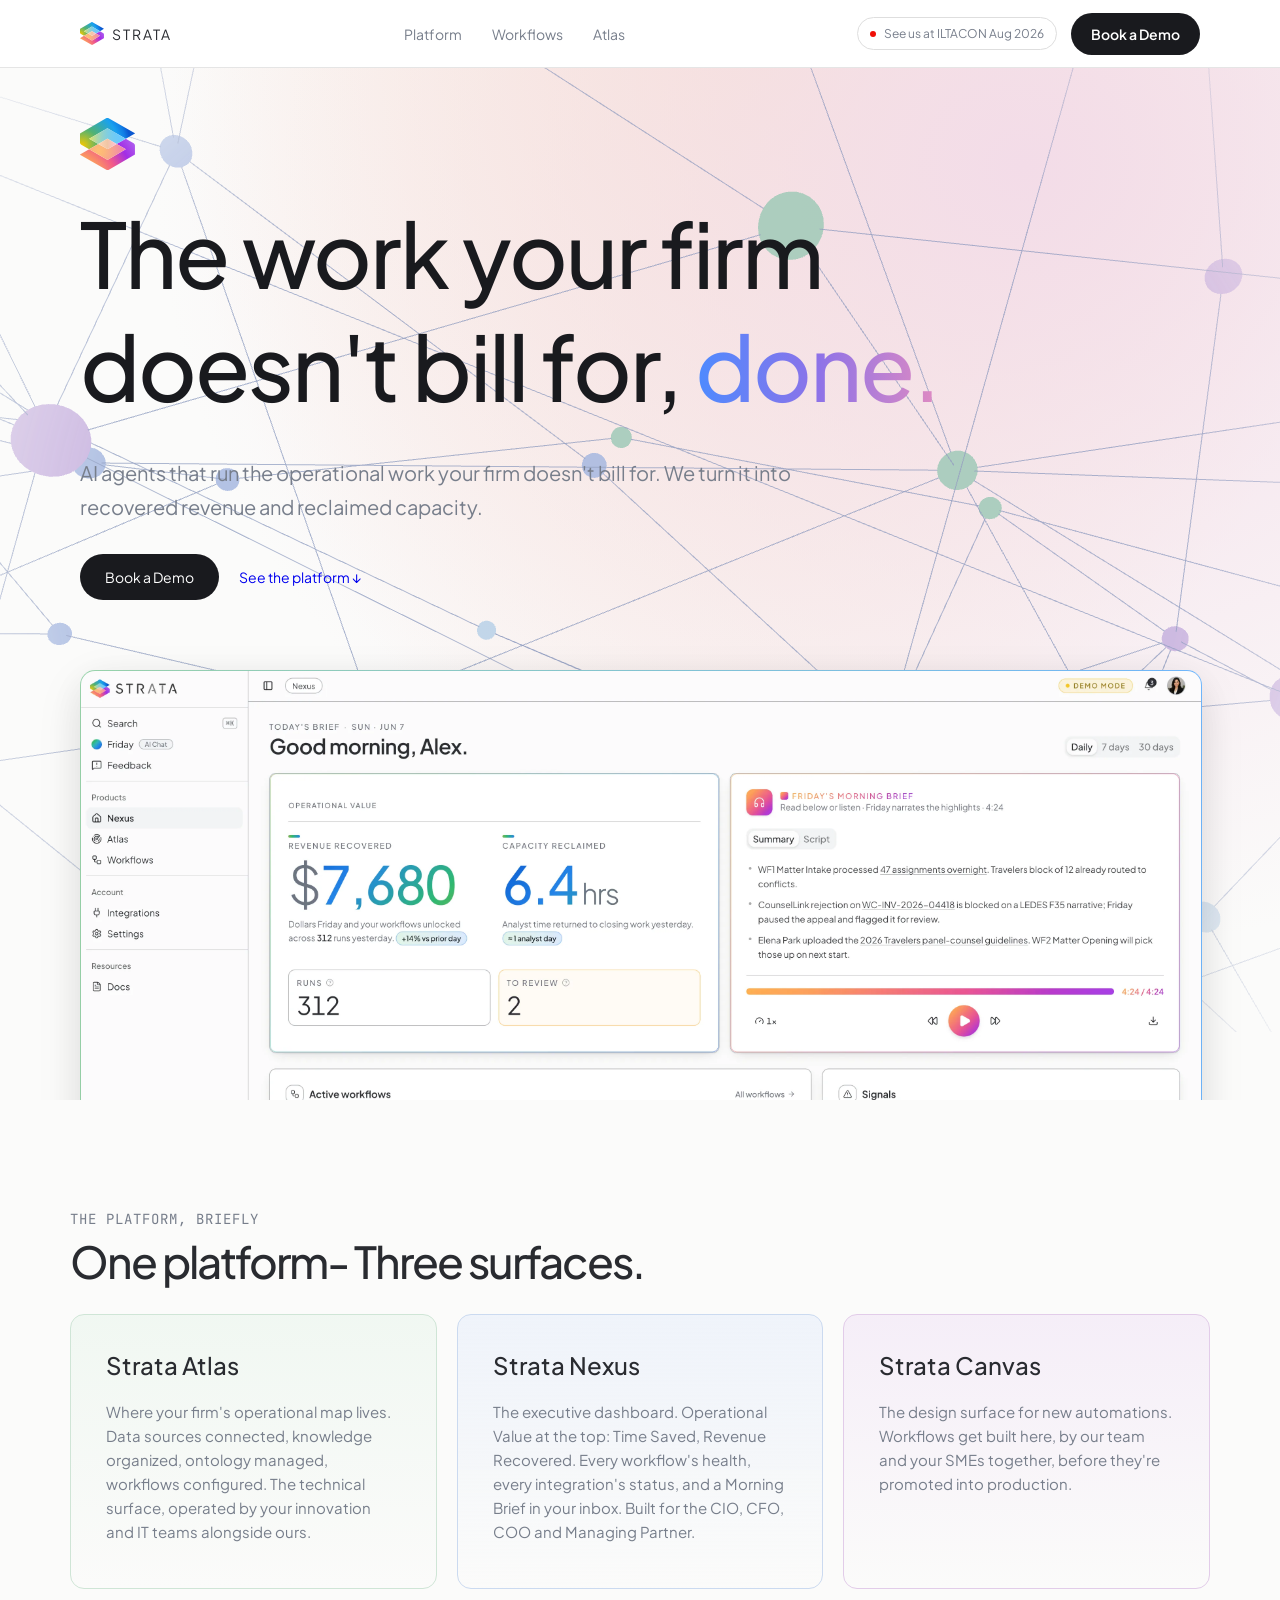
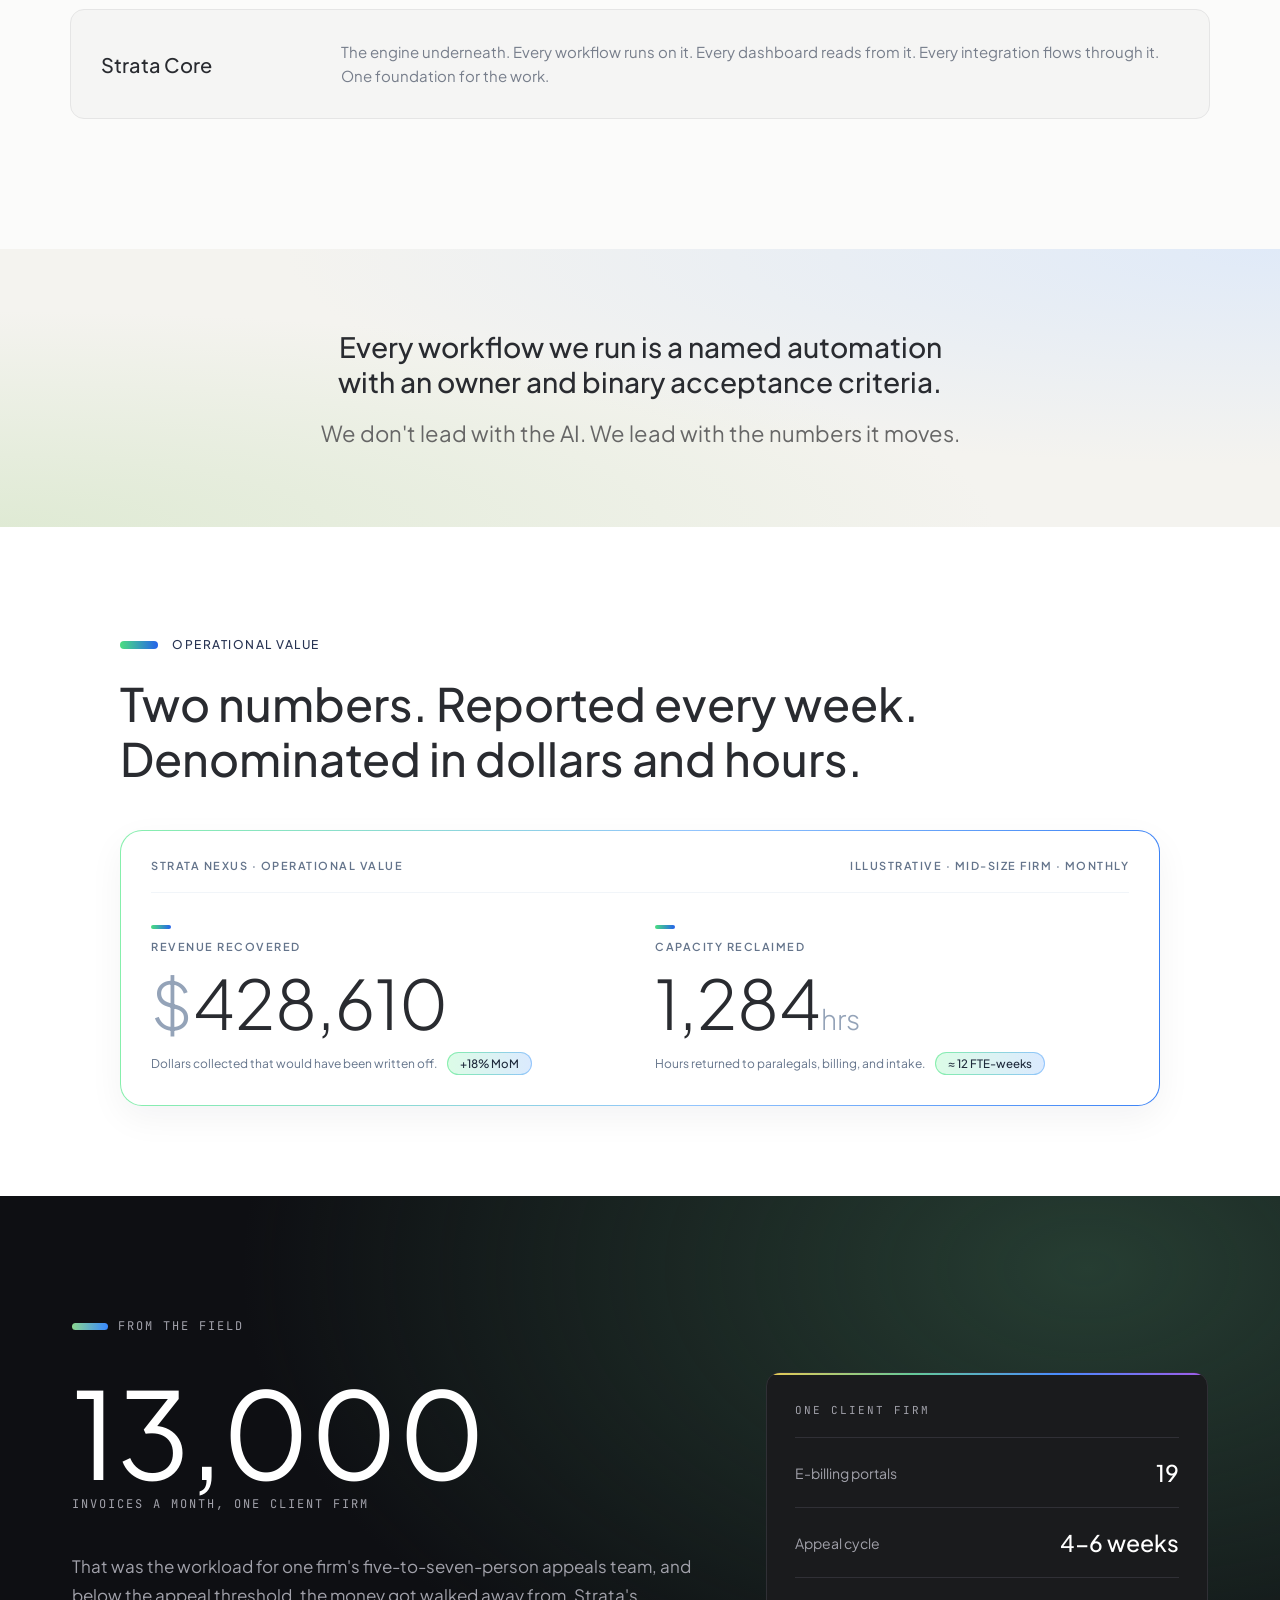
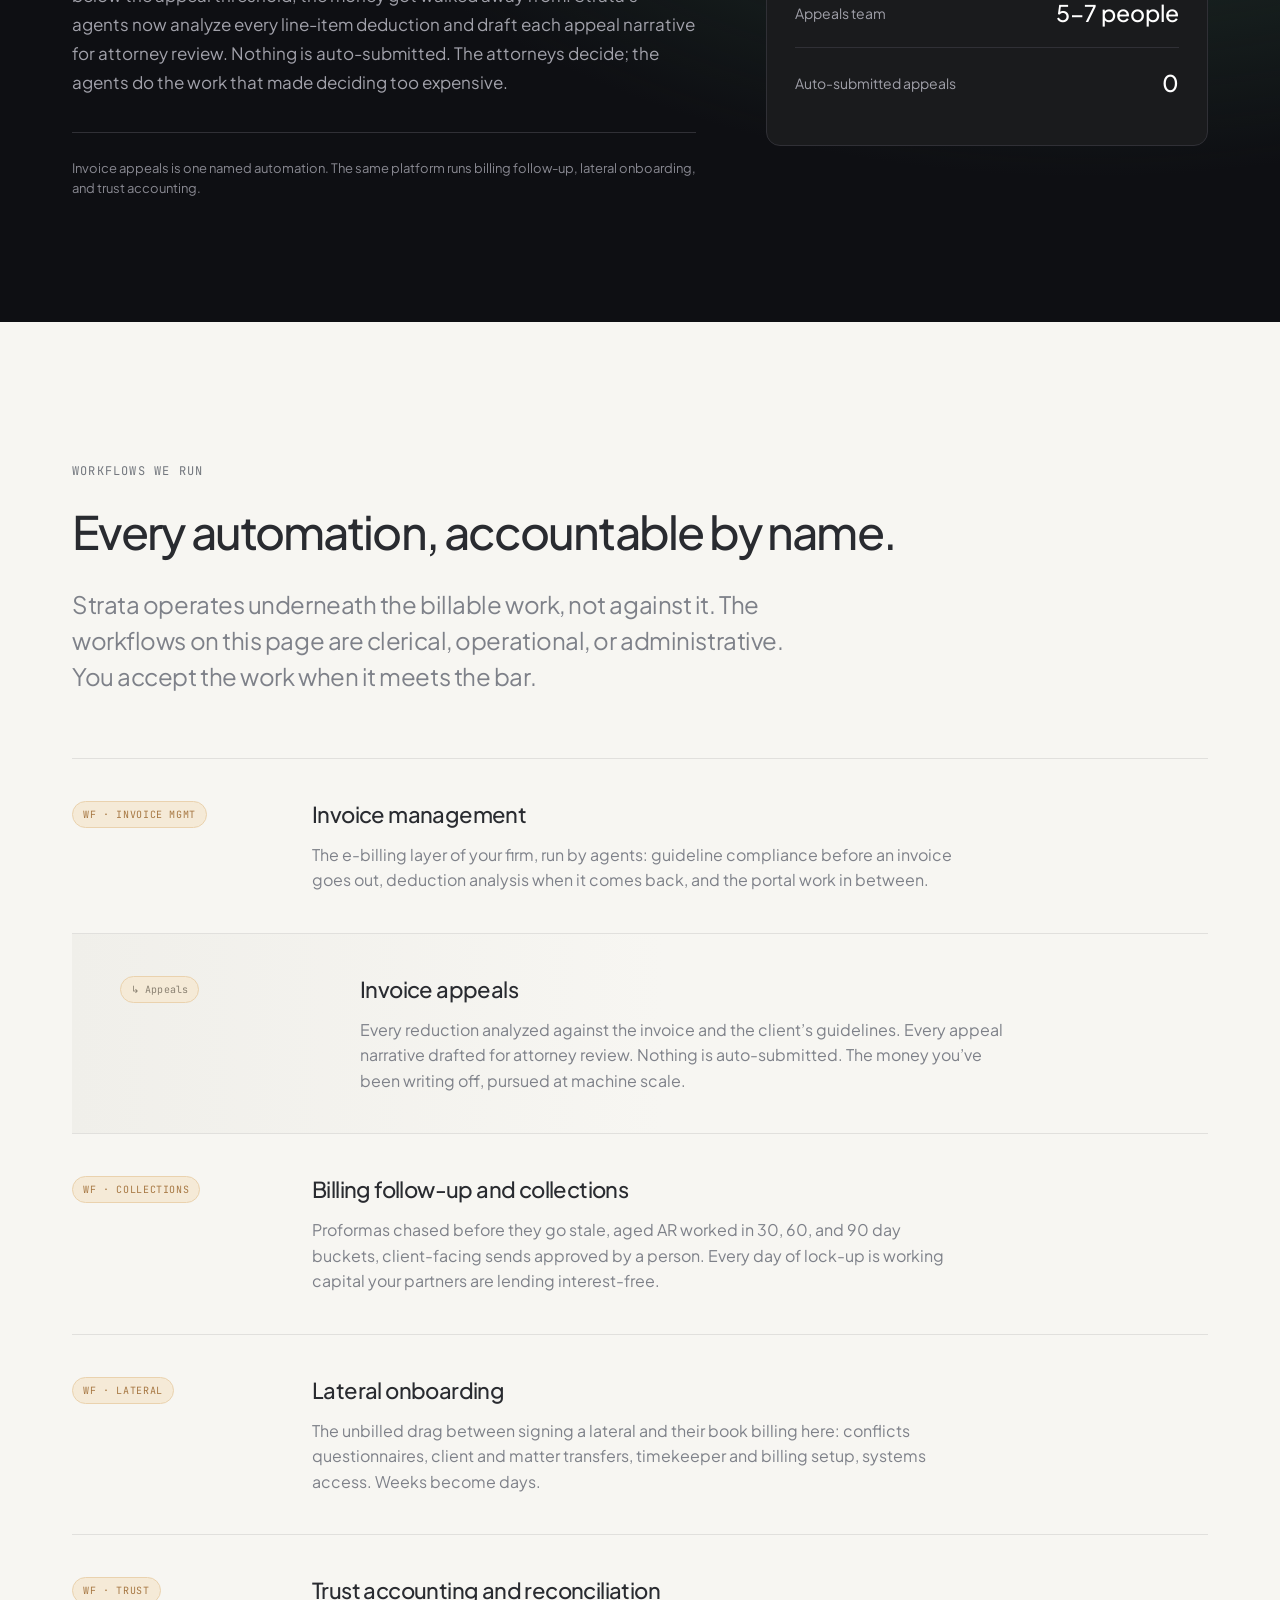
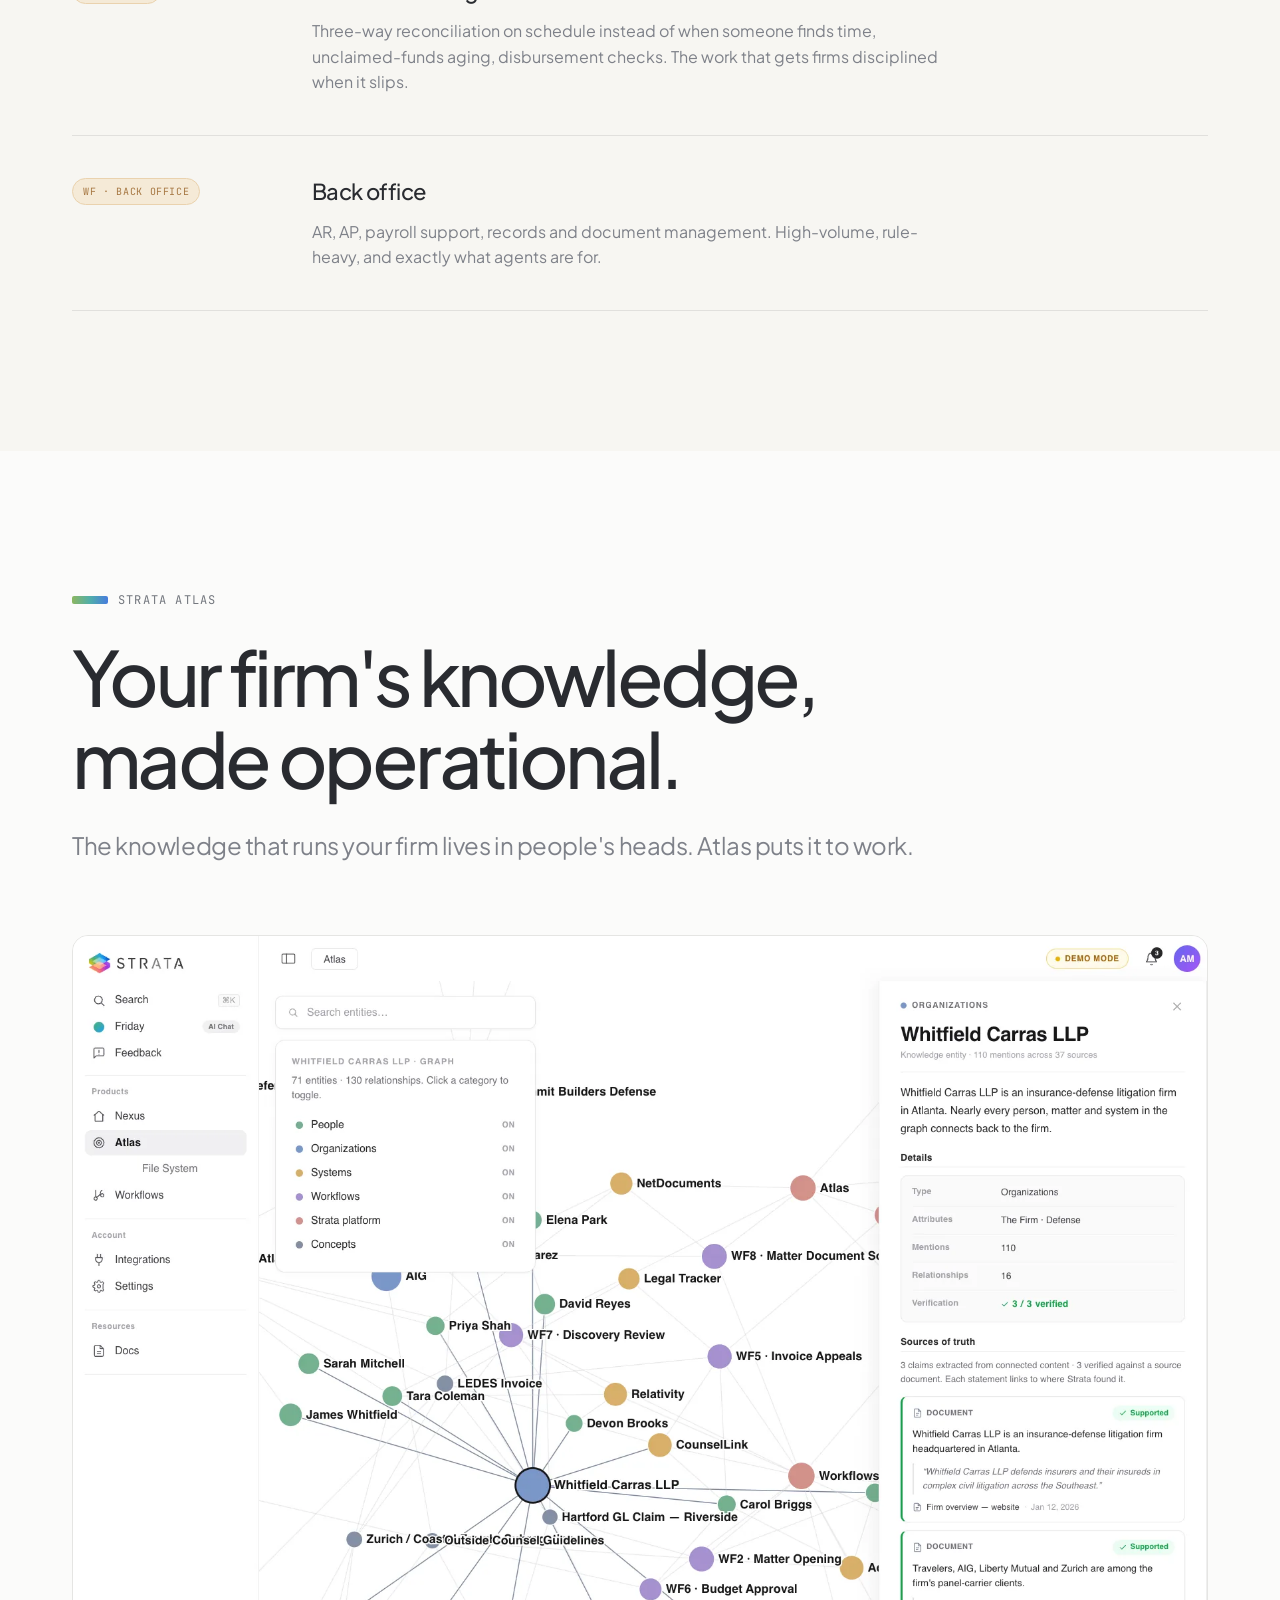
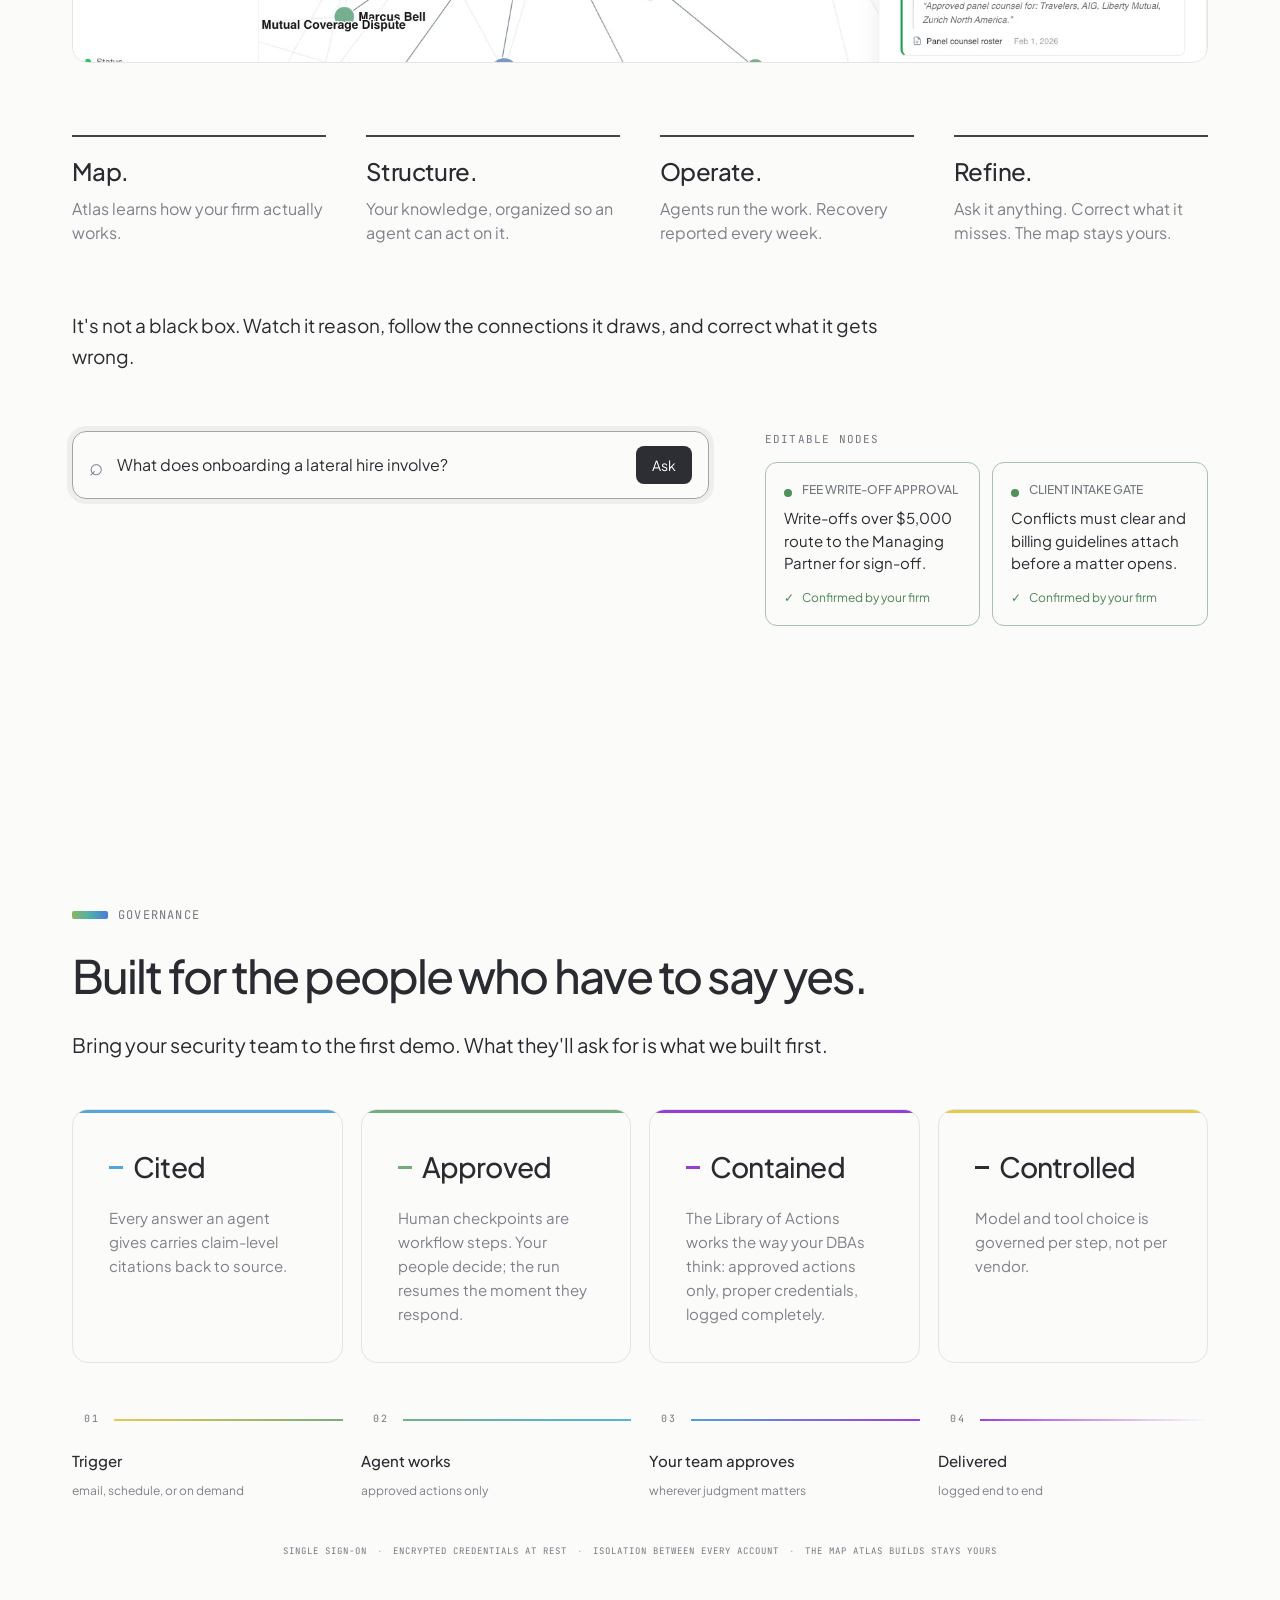
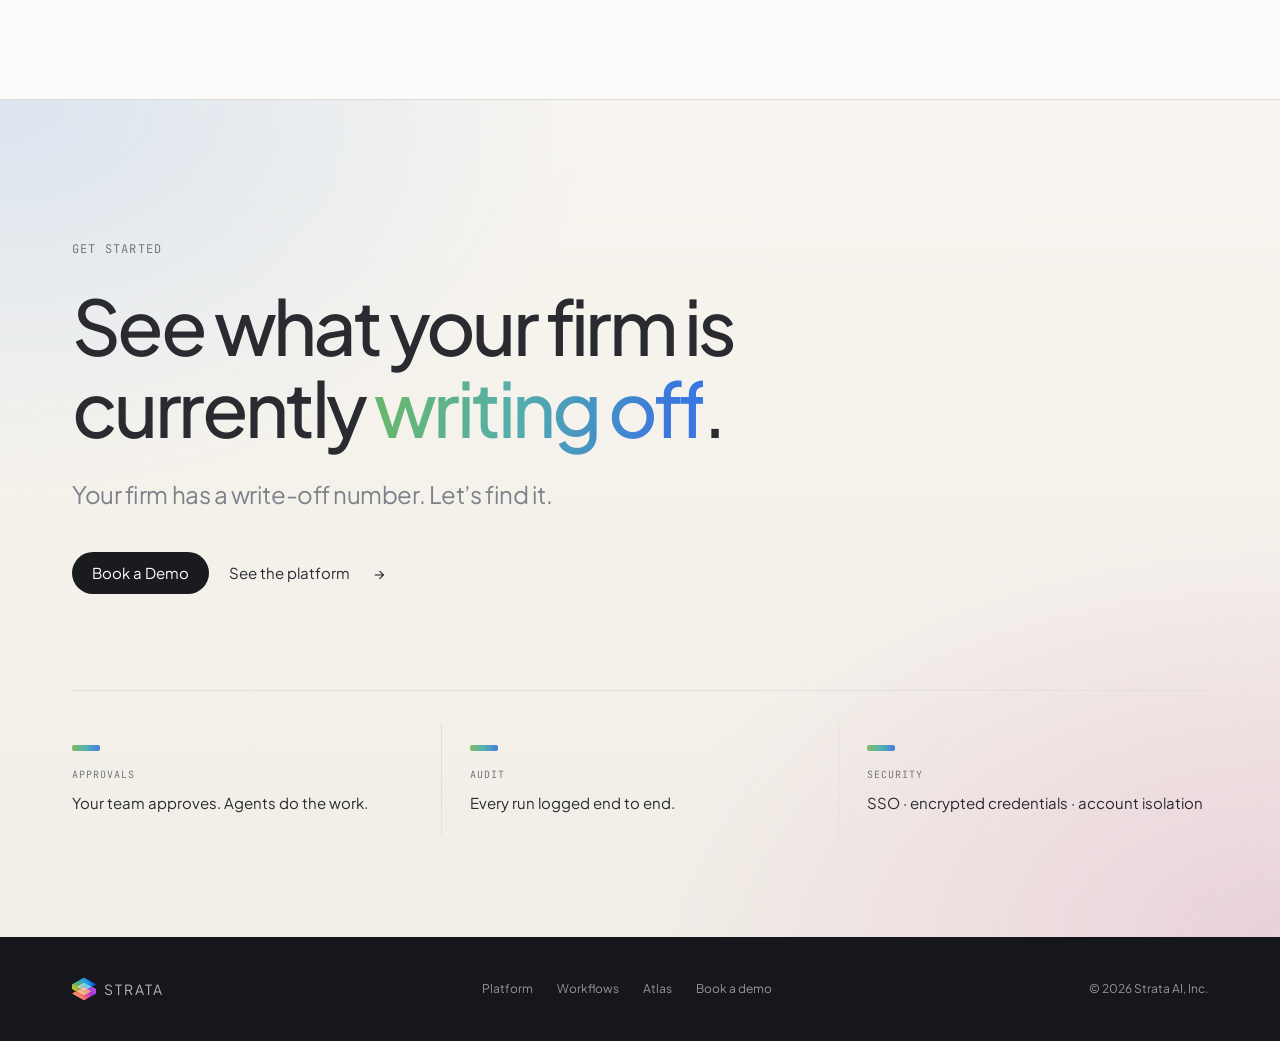
<file: index.html>
<!DOCTYPE html>
<html xmlns="http://www.w3.org/1999/xhtml" lang="en">

<head>
  <meta charset="UTF-8">
  <meta name="viewport" content="width=device-width, initial-scale=1">
  <title>Strata — Exercici004</title>
  <link rel="icon" href="exerciciStrata/assets/img/strata-icon.svg" type="image/svg+xml">
  <link rel="stylesheet" href="exerciciStrata/assets/fonts/fonts.css">
  <link rel="stylesheet" href="estils.css">
  <script defer src="exerciciStrata/assets/js/vendor/three.min.js"></script>
  <script defer src="exerciciStrata/assets/js/vendor/3d-force-graph.min.js"></script>
  <script defer src="exerciciStrata/assets/js/hero-graph.js"></script>
</head>

<body>
  <header class="navbar">
    <a href="#home" class="nav-logo">
      <img src="exerciciStrata/assets/img/strata-icon.svg" alt="Strata icon" class="logo" width="30" height="50">
      <span>STRATA</span>
    </a>
    <nav class="nav-links">
      <a href="#platform">Platform</a>
      <a href="#workflows">Workflows</a>
      <a href="#atlas">Atlas</a>
    </nav>
    <div class="nav-search">
      <p class="navbar-text">See us at ILTACON Aug 2026</p>
      <a class="navbar-text" href="#get-started">Book a Demo</a>
    </div>
  </header>
  <main>
    <section class="hero" id="home">
      <div class="container">
        <div class="hero-logo">
          <img src="exerciciStrata/assets/img/strata-icon.svg" alt="Strata icon">
        </div>
        <h1 class="hero-title">
          The work your firm
          <br>
          doesn't bill for,
          <span class="text-gradient">done.</span>
        </h1>
        <p class="hero-description">
          AI agents that run the operational work your firm
          doesn't bill for. We turn it into recovered revenue
          and reclaimed capacity.
        </p>
        <div class="hero-buttons">

          <a href="#get-started" class="hero-demo">
            Book a Demo
          </a>
          <a href="#platform" class="hero-platform">
            See the platform ↓
          </a>
        </div>
        <div class="hero-image">
          <img src="exerciciStrata/assets/img/nexus-screenshot.webp" alt="Strata Nexus platform" width="300">
        </div>
      </div>
    </section>
    <section class="platform" id="platform">
      <div class="container">
        <p class="platform-label">THE PLATFORM, BRIEFLY</p>
        <h2 class="platform-title">One platform- Three surfaces.</h2>
        <div class="platform-cards">
          <article class="platform-card atlas">
            <h3>Strata Atlas</h3>
            <p>
              Where your firm's operational map lives.
              Data sources connected, knowledge organized,
              ontology managed, workflows configured.
              The technical surface, operated by your
              innovation and IT teams alongside ours.
            </p>
          </article>
          <article class="platform-card nexus">
            <h3>Strata Nexus</h3>
            <p>
              The executive dashboard. Operational Value
              at the top: Time Saved, Revenue Recovered.
              Every workflow's health, every integration's
              status, and a Morning Brief in your inbox.
              Built for the CIO, CFO, COO and Managing Partner.
            </p>
          </article>
          <article class="platform-card canvas">
            <h3>Strata Canvas</h3>
            <p>
              The design surface for new automations.
              Workflows get built here, by our team
              and your SMEs together, before they're
              promoted into production.
            </p>
          </article>
        </div>
        <div class="platform-core">
          <h3>Strata Core</h3>
          <p>
            The engine underneath. Every workflow runs on it.
            Every dashboard reads from it.
            Every integration flows through it.
            One foundation for the work.
          </p>
        </div>
      </div>
    </section>
    <section class="message">
      <div class="container">
        <h2>
          Every workflow we run is a named automation<br>
          with an owner and binary acceptance criteria.
        </h2>
        <p>
          We don't lead with the AI.
          We lead with the numbers it moves.
        </p>
      </div>
    </section>
    <section class="operational-value" id="operational-value">
      <div class="container">
        <div class="operational-header">
          <span class="gradient-bar"></span>
          <p class="operational-label">OPERATIONAL VALUE</p>
        </div>
        <h2 class="operational-title">
          Two numbers. Reported every week.<br>
          Denominated in dollars and hours.
        </h2>
        <div class="operational-panel">
          <div class="panel-top">
            <span>STRATA NEXUS · OPERATIONAL VALUE</span>
            <span>ILLUSTRATIVE · MID-SIZE FIRM · MONTHLY</span>
          </div>
          <div class="panel-metrics">
            <div class="metric-box">
              <span class="gradient-bar-small"></span>
              <p class="metric-label">REVENUE RECOVERED</p>
              <p class="metric-number">
                <span class="metric-symbol">$</span>428,610
              </p>
              <div class="metric-footer">
                <p class="metric-description">
                  Dollars collected that would have been written off.
                </p>
                <span class="metric-badge">+18% MoM</span>
              </div>
            </div>
            <div class="metric-box">
              <span class="gradient-bar-small"></span>
              <p class="metric-label">CAPACITY RECLAIMED</p>
              <p class="metric-number">
                1,284<span class="metric-unit">hrs</span>
              </p>
              <div class="metric-footer">
                <p class="metric-description">
                  Hours returned to paralegals, billing, and intake.
                </p>
                <span class="metric-badge">≈ 12 FTE-weeks</span>
              </div>
            </div>
          </div>
        </div>
      </div>
    </section>
    <section class="from-field">
      <div class="container">
        <div class="field-content">
          <div class="field-header">
            <span class="field-gradient"></span>
            <p>FROM THE FIELD</p>
          </div>
          <h2 class="field-number">13,000</h2>
          <p class="field-subtitle">INVOICES A MONTH, ONE CLIENT FIRM</p>
          <p class="field-description">
            That was the workload for one firm's five-to-seven-person
            appeals team, and below the appeal threshold, the money
            got walked away from. Strata's agents now analyze every
            line-item deduction and draft each appeal narrative for
            attorney review. Nothing is auto-submitted. The attorneys
            decide; the agents do the work that made deciding too expensive.
          </p>
          <p class="field-footer">
            Invoice appeals is one named automation. The same platform
            runs billing follow-up, lateral onboarding, and trust accounting.
          </p>
        </div>
        <div class="field-card">
          <div class="field-card-gradient"></div>
          <div class="field-card-content">
            <p class="field-card-title">ONE CLIENT FIRM</p>

            <div class="field-row">
              <span>E-billing portals</span>
              <strong>19</strong>
            </div>
            <div class="field-row">
              <span>Appeal cycle</span>
              <strong>4-6 weeks</strong>
            </div>
            <div class="field-row">
              <span>Appeals team</span>
              <strong>5-7 people</strong>
            </div>
            <div class="field-row">
              <span>Auto-submitted appeals</span>
              <strong>0</strong>
            </div>
          </div>
        </div>
      </div>
    </section>

    <section class="workflows" id="workflows" aria-labelledby="workflows-title">
      <div class="container">
        <header class="section-heading">
          <p class="eyebrow">Workflows we run</p>
          <h2 id="workflows-title">Every automation, accountable by name.</h2>
          <p class="intro workflows-intro">Strata operates underneath the billable work, not against it. The workflows
            on this page are clerical, operational, or administrative. You accept the work when it meets the bar.</p>
        </header>
        <ul class="workflow-list">
          <li class="workflow">
            <div class="workflow-label">
              <span class="badge">WF · INVOICE MGMT</span>
            </div>
            <div class="workflow-copy">
              <h3><a href="#get-started">Invoice management<span class="arrow" aria-hidden="true">→</span></a></h3>
              <p>The e-billing layer of your firm, run by agents: guideline compliance before an invoice goes out,
                deduction analysis when it comes back, and the portal work in between.</p>
            </div>
          </li>
          <li class="workflow workflow-child">
            <div class="workflow-label"><span class="badge badge-child"><span aria-hidden="true">↳ </span>Appeals</span>
            </div>
            <div class="workflow-copy">
              <h3><a href="#get-started">Invoice appeals<span class="arrow" aria-hidden="true">→</span></a></h3>
              <p>Every reduction analyzed against the invoice and the client’s guidelines. Every appeal narrative
                drafted for attorney review. Nothing is auto-submitted. The money you’ve been writing off, pursued at
                machine scale.</p>
            </div>
          </li>
          <li class="workflow">
            <div class="workflow-label"><span class="badge">WF · COLLECTIONS</span></div>
            <div class="workflow-copy">
              <h3><a href="#get-started">Billing follow-up and collections<span class="arrow"
                    aria-hidden="true">→</span></a></h3>
              <p>Proformas chased before they go stale, aged AR worked in 30, 60, and 90 day buckets, client-facing
                sends approved by a person. Every day of lock-up is working capital your partners are lending
                interest-free.</p>
            </div>
          </li>
          <li class="workflow">
            <div class="workflow-label"><span class="badge">WF · LATERAL</span></div>
            <div class="workflow-copy">
              <h3><a href="#get-started">Lateral onboarding<span class="arrow" aria-hidden="true">→</span></a></h3>
              <p>The unbilled drag between signing a lateral and their book billing here: conflicts questionnaires,
                client and matter transfers, timekeeper and billing setup, systems access. Weeks become days.</p>
            </div>
          </li>
          <li class="workflow">
            <div class="workflow-label"><span class="badge">WF · TRUST</span></div>
            <div class="workflow-copy">
              <h3><a href="#get-started">Trust accounting and reconciliation<span class="arrow"
                    aria-hidden="true">→</span></a></h3>
              <p>Three-way reconciliation on schedule instead of when someone finds time, unclaimed-funds aging,
                disbursement checks. The work that gets firms disciplined when it slips.</p>
            </div>
          </li>
          <li class="workflow">
            <div class="workflow-label"><span class="badge">WF · BACK OFFICE</span></div>
            <div class="workflow-copy">
              <h3><a href="#get-started">Back office<span class="arrow" aria-hidden="true">→</span></a></h3>
              <p>AR, AP, payroll support, records and document management. High-volume, rule-heavy, and exactly what
                agents are for.</p>
            </div>
          </li>
        </ul>
      </div>
    </section>
    <section class="atlas-section" id="atlas" aria-labelledby="atlas-title">
      <div class="container">
        <header class="section-heading">
          <p class="eyebrow eyebrow-mark">Strata Atlas</p>
          <h2 class="display-title" id="atlas-title">Your firm's knowledge,<br class="desktop-break"> made operational.
          </h2>
          <p class="intro">The knowledge that runs your firm lives in people's heads. Atlas puts it to work.</p>
        </header>
        <img class="atlas-image" src="exerciciStrata/assets/img/atlas-screenshot.webp"
          alt="Strata Atlas: a connected map of the firm's people, organizations, systems and workflows, with a source-cited knowledge panel."
          width="1706" height="1092">
        <ol class="atlas-steps">
          <li>
            <h3>Map.</h3>
            <p>Atlas learns how your firm actually works.</p>
          </li>
          <li>
            <h3>Structure.</h3>
            <p>Your knowledge, organized so an agent can act on it.</p>
          </li>
          <li>
            <h3>Operate.</h3>
            <p>Agents run the work. Recovery reported every week.</p>
          </li>
          <li>
            <h3>Refine.</h3>
            <p>Ask it anything. Correct what it misses. The map stays yours.</p>
          </li>
        </ol>
        <p class="atlas-explanation">It's not a black box. Watch it reason, follow the connections it draws, and correct
          what it gets wrong.</p>
        <div class="atlas-example">
          <div class="query" role="group" aria-label="Static Atlas query example">
            <span class="query-lupa" aria-hidden="true">⌕</span>
            <label class="visually-hidden" for="atlas-query">Ask anything about how your firm operates.</label>
            <input id="atlas-query" type="text" value="What does onboarding a lateral hire involve?" readonly>
            <a class="ask-button" href="#editable-nodes" aria-label="Ask: view the example knowledge nodes">Ask</a>
          </div>
          <div class="editable-nodes" id="editable-nodes">
            <h3 class="eyebrow">Editable nodes</h3>
            <div class="node-list">
              <article class="node" tabindex="0">
                <h4>Fee write-off approval</h4>
                <p>Write-offs over $5,000 route to the Managing Partner for sign-off.</p>
                <span class="confirmed"><span aria-hidden="true">✓</span> Confirmed by your firm</span>
              </article>
              <article class="node" tabindex="0">
                <h4>Client intake gate</h4>
                <p>Conflicts must clear and billing guidelines attach before a matter opens.</p>
                <span class="confirmed"><span aria-hidden="true">✓</span> Confirmed by your firm</span>
              </article>
            </div>
          </div>
        </div>
      </div>
    </section>

    <section class="governance" id="governance" aria-labelledby="governance-title">
      <div class="container">
        <header class="section-heading">
          <p class="eyebrow eyebrow-mark">Governance</p>
          <h2 id="governance-title">Built for the people who have to say yes.</h2>
          <p class="governance-intro">Bring your security team to the first demo. What they'll ask for is what we built
            first.</p>
        </header>
        <div class="governance-cards">
          <article class="governance-card cited" tabindex="0">
            <h3>Cited</h3>
            <p>Every answer an agent gives carries claim-level citations back to source.</p>
          </article>
          <article class="governance-card approved" tabindex="0">
            <h3>Approved</h3>
            <p>Human checkpoints are workflow steps. Your people decide; the run resumes the moment they respond.</p>
          </article>
          <article class="governance-card contained" tabindex="0">
            <h3>Contained</h3>
            <p>The Library of Actions works the way your DBAs think: approved actions only, proper credentials, logged
              completely.</p>
          </article>
          <article class="governance-card controlled" tabindex="0">
            <h3>Controlled</h3>
            <p>Model and tool choice is governed per step, not per vendor.</p>
          </article>
        </div>
        <ol class="execution-steps" aria-label="The four steps of an execution">
          <li class="execution-trigger"><span class="step-number" aria-hidden="true">01</span>
            <h3>Trigger</h3>
            <p>email, schedule, or on demand</p>
          </li>
          <li class="execution-agent"><span class="step-number" aria-hidden="true">02</span>
            <h3>Agent works</h3>
            <p>approved actions only</p>
          </li>
          <li class="execution-approval"><span class="step-number" aria-hidden="true">03</span>
            <h3>Your team approves</h3>
            <p>wherever judgment matters</p>
          </li>
          <li class="execution-delivered"><span class="step-number" aria-hidden="true">04</span>
            <h3>Delivered</h3>
            <p>logged end to end</p>
          </li>
        </ol>
        <ul class="guarantees" aria-label="Platform guarantees">
          <li>Single sign-on</li>
          <li>Encrypted credentials at rest</li>
          <li>Isolation between every account</li>
          <li>The map Atlas builds stays yours</li>
        </ul>
      </div>
    </section>

    <section class="get-started" id="get-started" aria-labelledby="get-started-title">
      <div class="container">
        <header class="section-heading">
          <p class="eyebrow">Get started</p>
          <h2 class="display-title" id="get-started-title">See what your firm is<br class="desktop-break"> currently
            <span class="gradient-text">writing off</span>.
          </h2>
          <p class="intro">Your firm has a write-off number. Let’s find it.</p>
        </header>
        <div class="actions">
          <a class="button" href="#get-started">Book a Demo</a>
          <a class="text-link" href="#platform">See the platform <span aria-hidden="true">→</span></a>
        </div>
        <ul class="trust-blocks" aria-label="Trust and security">
          <li>
            <h3 class="eyebrow">Approvals</h3>
            <p>Your team approves. Agents do the work.</p>
          </li>
          <li>
            <h3 class="eyebrow">Audit</h3>
            <p>Every run logged end to end.</p>
          </li>
          <li>
            <h3 class="eyebrow">Security</h3>
            <p>SSO · encrypted credentials · account isolation</p>
          </li>
        </ul>
      </div>
    </section>
  </main>

  <footer class="footer">
    <div class="container footer-content">
      <a class="footer-logo" href="#workflows" aria-label="Strata — back to Workflows"><img
          src="exerciciStrata/assets/img/strata-icon.svg" width="24" height="24" alt=""><span>STRATA</span></a>
      <nav aria-label="Footer navigation">
        <a href="#platform">Platform</a>
        <a href="#workflows">Workflows</a>
        <a href="#atlas">Atlas</a>
        <a href="#get-started">Book a demo</a>
      </nav>
      <small>© 2026 Strata AI, Inc.</small>
    </div>
  </footer>
</body>

</html>
</file>
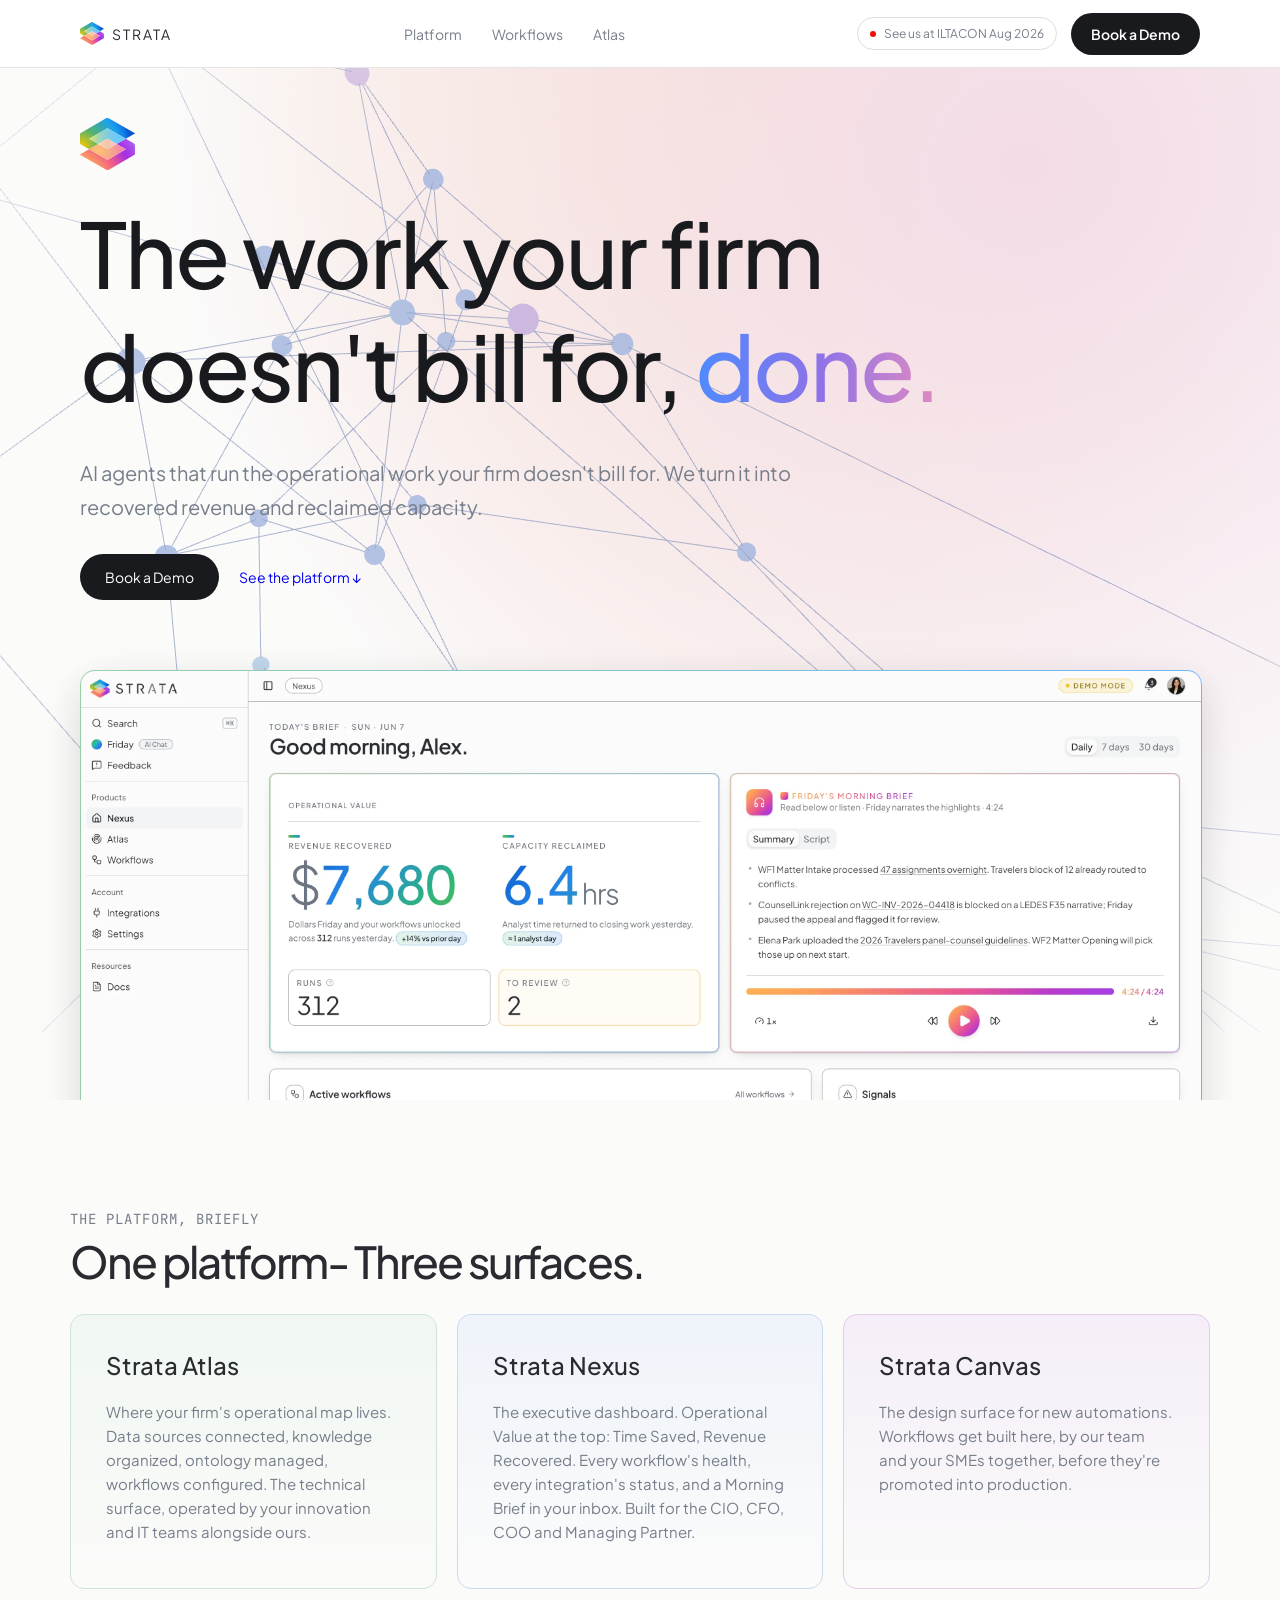
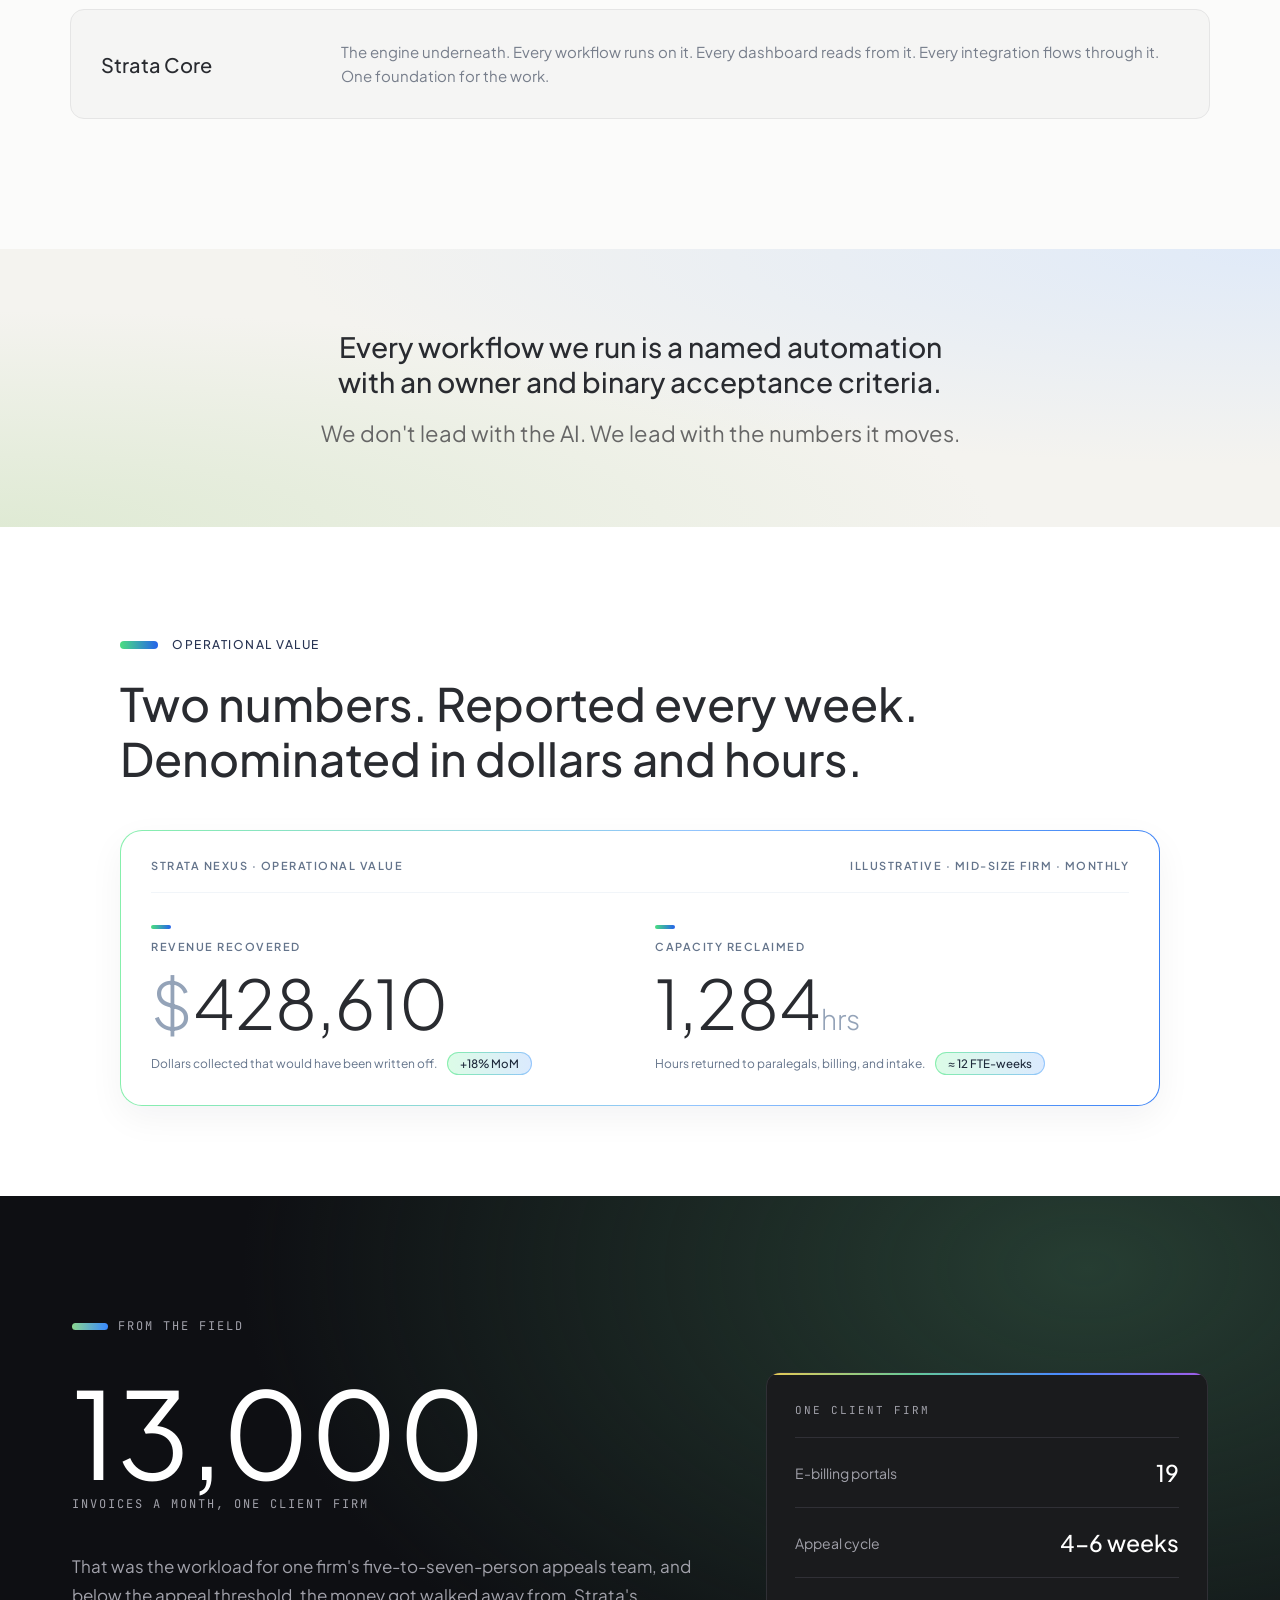
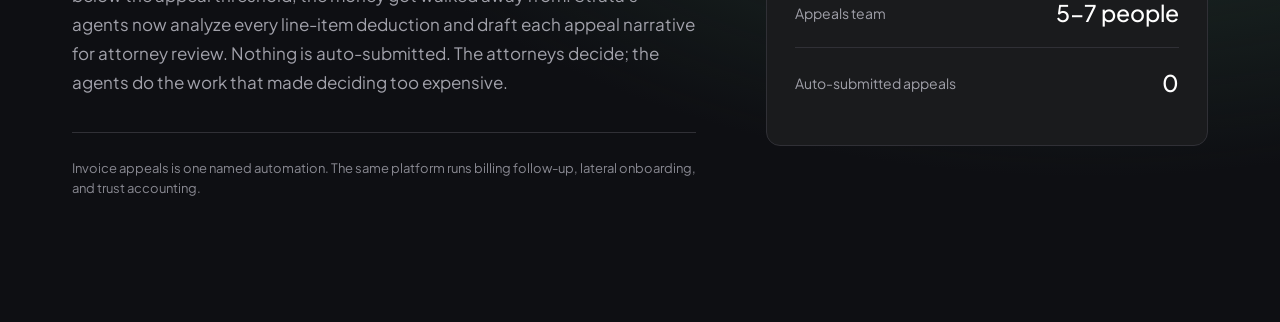
<file: exerciciStrata/index.html>
<!DOCTYPE html>
<html xmlns="http://www.w3.org/1999/xhtml" lang="en">
    <head>
        <meta charset="UTF-8">
        <meta name="viewport" content="width=device-width, initial-scale=1">
        <title>Strata — Exercici004</title>
        <link rel="icon" href="exerciciStrata/assets/img/strata-icon.svg" type="image/svg+xml">
        <link rel="stylesheet" href="exerciciStrata/assets/fonts/fonts.css">
        <link rel="stylesheet" href="estils.css">
        <script defer src="exerciciStrata/assets/js/vendor/three.min.js"></script>
        <script defer src="exerciciStrata/assets/js/vendor/3d-force-graph.min.js"></script>
        <script defer src="exerciciStrata/assets/js/hero-graph.js"></script>
    </head>
    <body>
        <section class="navbar">
            <a href="#home" class="nav-logo">
                <img src="exerciciStrata/assets/img/strata-icon.svg" alt="Strata icon" class="logo" width="30" height="50">
                <Span>STRATA</Span>
            </a>
            <nav class="nav-links">
                <a href="#platform">Platform</a>
                <a href="#workflows">Workflows</a>
                <a href="#atlas">Atlas</a>
            </nav>
            <div class="nav-search">
                <p class="navbar-text">See us at ILTACON Aug 2026</p>
                <p class="navbar-text">Book a Demo</p>
            </div>
        </section>
        <section class="hero" id="home">
            <div class="container">
                <div class="hero-logo">
                    <img src="exerciciStrata/assets/img/strata-icon.svg"alt="Strata icon">
                </div>
                <h1 class="hero-title">
                    The work your firm
                    <br>
                    doesn't bill for,
                    <span class="text-gradient">done.</span>
                </h1>
                 <p class="hero-description">
                    AI agents that run the operational work your firm
                    doesn't bill for. We turn it into recovered revenue
                    and reclaimed capacity.
                </p>
                <div class="hero-buttons">

                    <a href="#get-started" class="hero-demo">
                        Book a Demo
                    </a>
                    <a href="#platform" class="hero-platform">
                        See the platform ↓
                    </a>
                </div>
                <div class="hero-image">
                    <img src="exerciciStrata/assets/img/nexus-screenshot.webp"alt="Strata Nexus platform" width="300">
                </div>
            </div>
        </section>
        <section class="platform" id="platform">
            <div class="container">
                <p class="platform-label">THE PLATFORM, BRIEFLY</p>
                <h2 class="platform-title">One platform- Three surfaces.</h2>
                <div class="platform-cards">
                    <article class="platform-card atlas">
                        <h3>Strata Atlas</h3>
                        <p>
                            Where your firm's operational map lives.
                            Data sources connected, knowledge organized,
                            ontology managed, workflows configured.
                            The technical surface, operated by your
                            innovation and IT teams alongside ours.
                        </p>
                    </article>
                    <article class="platform-card nexus">
                        <h3>Strata Nexus</h3>
                        <p>
                            The executive dashboard. Operational Value
                            at the top: Time Saved, Revenue Recovered.
                            Every workflow's health, every integration's
                            status, and a Morning Brief in your inbox.
                            Built for the CIO, CFO, COO and Managing Partner.
                        </p>
                    </article>
                    <article class="platform-card canvas">
                        <h3>Strata Canvas</h3>
                        <p>
                            The design surface for new automations.
                            Workflows get built here, by our team
                            and your SMEs together, before they're
                            promoted into production.
                        </p>
                    </article>
                </div>
                <div class="platform-core">
                    <h3>Strata Core</h3>
                    <p>
                        The engine underneath. Every workflow runs on it.
                        Every dashboard reads from it.
                        Every integration flows through it.
                        One foundation for the work.
                    </p>
                </div>
            </div>
        </section>
        <section class="message">
            <div class="container">
                <h2>
                    Every workflow we run is a named automation<br>
                    with an owner and binary acceptance criteria.
                </h2>
                <p>
                    We don't lead with the AI.
                    We lead with the numbers it moves.
                </p>
            </div>
        </section>
        <section class="operational-value" id="operational-value">
            <div class="container">
                <div class="operational-header">
                    <span class="gradient-bar"></span>
                    <p class="operational-label">OPERATIONAL VALUE</p>
                </div>
                <h2 class="operational-title">
                    Two numbers. Reported every week.<br>
                    Denominated in dollars and hours.
                </h2>
                <div class="operational-panel">
                    <div class="panel-top">
                        <span>STRATA NEXUS · OPERATIONAL VALUE</span>
                        <span>ILLUSTRATIVE · MID-SIZE FIRM · MONTHLY</span>
                    </div>
                    <div class="panel-metrics">
                        <div class="metric-box">
                            <span class="gradient-bar-small"></span>
                            <p class="metric-label">REVENUE RECOVERED</p>
                            <p class="metric-number">
                                <span class="metric-symbol">$</span>428,610
                            </p>
                            <div class="metric-footer">
                                <p class="metric-description">
                                    Dollars collected that would have been written off.
                                </p>
                                <span class="metric-badge">+18% MoM</span>
                            </div>
                        </div>
                        <div class="metric-box">
                            <span class="gradient-bar-small"></span>
                            <p class="metric-label">CAPACITY RECLAIMED</p>
                            <p class="metric-number">
                                1,284<span class="metric-unit">hrs</span>
                            </p>
                            <div class="metric-footer">
                                <p class="metric-description">
                                    Hours returned to paralegals, billing, and intake.
                                </p>
                                <span class="metric-badge">≈ 12 FTE-weeks</span>
                            </div>
                        </div>
                    </div>
                </div>
            </div>
        </section>
        <section class="from-field">
            <div class="container">
                <div class="field-content">
                    <div class="field-header">
                        <span class="field-gradient"></span>
                        <p>FROM THE FIELD</p>
                    </div>
                    <h2 class="field-number">13,000</h2>
                    <p class="field-subtitle">INVOICES A MONTH, ONE CLIENT FIRM</p>
                    <p class="field-description">
                        That was the workload for one firm's five-to-seven-person
                        appeals team, and below the appeal threshold, the money
                        got walked away from. Strata's agents now analyze every
                        line-item deduction and draft each appeal narrative for
                        attorney review. Nothing is auto-submitted. The attorneys
                        decide; the agents do the work that made deciding too expensive.
                    </p>
                    <p class="field-footer">
                        Invoice appeals is one named automation. The same platform
                        runs billing follow-up, lateral onboarding, and trust accounting.
                    </p>
                </div>
                <div class="field-card">
                    <div class="field-card-gradient"></div>
                    <div class="field-card-content">
                    <p class="field-card-title">ONE CLIENT FIRM</p>

                    <div class="field-row">
                        <span>E-billing portals</span>
                        <strong>19</strong>
                    </div>
                    <div class="field-row">
                        <span>Appeal cycle</span>
                        <strong>4-6 weeks</strong>
                    </div>
                    <div class="field-row">
                        <span>Appeals team</span>
                        <strong>5-7 people</strong>
                    </div>
                    <div class="field-row">
                        <span>Auto-submitted appeals</span>
                        <strong>0</strong>
                    </div>
                </div>
            </div>
        </section>
    </body>
</html>
</file>
<file: exerciciStrata/assets/fonts/fonts.css>
@font-face {
  font-family: 'JetBrains Mono';
  font-style: normal;
  font-weight: 400;
  font-display: swap;
  src: url(jetbrains-mono-400.ttf) format('truetype');
}
@font-face {
  font-family: 'JetBrains Mono';
  font-style: normal;
  font-weight: 500;
  font-display: swap;
  src: url(jetbrains-mono-500.ttf) format('truetype');
}
@font-face {
  font-family: 'Plus Jakarta Sans';
  font-style: normal;
  font-weight: 300;
  font-display: swap;
  src: url(plus-jakarta-sans-300.ttf) format('truetype');
}
@font-face {
  font-family: 'Plus Jakarta Sans';
  font-style: normal;
  font-weight: 400;
  font-display: swap;
  src: url(plus-jakarta-sans-400.ttf) format('truetype');
}
@font-face {
  font-family: 'Plus Jakarta Sans';
  font-style: normal;
  font-weight: 500;
  font-display: swap;
  src: url(plus-jakarta-sans-500.ttf) format('truetype');
}
@font-face {
  font-family: 'Plus Jakarta Sans';
  font-style: normal;
  font-weight: 600;
  font-display: swap;
  src: url(plus-jakarta-sans-600.ttf) format('truetype');
}
@font-face {
  font-family: 'Plus Jakarta Sans';
  font-style: normal;
  font-weight: 700;
  font-display: swap;
  src: url(plus-jakarta-sans-700.ttf) format('truetype');
}
</file>
<file: estils.css>
body {
    margin: 0;
    font-family: 'Plus Jakarta Sans', sans-serif;
    font-weight: 400;
}

.navbar {
    position: fixed;
    top: 0px;
    width: 100%;
    box-sizing: border-box;
    z-index: 1000;
    display: flex;
    justify-content: space-between;
    align-items: center;
    height: 68px;
    padding: 0 60px;
    background-color: #fff;
    box-sizing: border-box;
    border-bottom: 1px solid #e5e5e5;
    color: #000;
}
.nav-logo {
    display: flex;
    align-items: center;
    margin-left: 20px;
    gap: 8px;
    justify-self: start;
    text-decoration: none;
    color: #292b30;
    font-size: 14px;
    letter-spacing: 2px;
}
.nav-logo .logo {
    width: 24px;
    height: 24px;
    object-fit: contain;
}
.nav-links {
    display: flex;
    align-items: center;
    gap: 30px;
    left: 50%;
}
.nav-links a {
    text-decoration: none;
    color: #777e8b;
    font-size: 14px;
}
.nav-links a:hover {
  color: #000;
}
.nav-search {
    display: flex;
    align-items: center;
    justify-self: end;
    gap: 14px;
    white-space: nowrap;
    margin-right: 20px;
}
.nav-search p:first-child {
  display: flex;
  align-items: center;
  gap: 8px;
  margin: 0;
  padding: 8px 12px;
  border: 1px solid #dedede;
  border-radius: 25px;
  color: #777e8b;
  font-size: 12px;
}
.nav-search p:first-child::before {
    content: "";
    width: 6px;
    height: 6px;
    border-radius: 50%;
    background-color: #f00f07;
}
.nav-search a {
    margin: 0;
    padding: 12px 20px;
    background-color: #191a1e;
    border-radius: 30px;
    color: white;
    font-size: 14px;
    font-weight: 600;
    transition: box-shadow 0.3s ease, transform 0.3s ease;
}
.nav-search a:hover {
    box-shadow: 0 6px 18px rgba(45, 110, 255, 0.4);
    transform: translateY(-2px);
    cursor: pointer;
}
@media (max-width: 767px) {
    .navbar {
        display: flex;
        flex-wrap: wrap;
        justify-content: space-between;
        padding: 10px 20px;
        height: auto;
    }

    .nav-links {
        display: none;
    }
    .nav-search p:first-child {
        display: none;
    }
}
.hero {
    position: relative;
    isolation: isolate;
    overflow: hidden;
    height: 1100px;
    min-height: 980px;
    background: radial-gradient(ellipse at 80% 15%, #f3dce8, transparent 60%),
        radial-gradient(ellipse at 60% 0%, #fae6d1, transparent 55%),
        #fbfbfa;
}
.hero .container {
    position: relative;
    z-index: 1;
    max-width: 1120px;
    margin: 0 auto;
    padding: 118px 32px 0 32px;
    display: flex;
    flex-direction: column;
    align-items: flex-start;
    text-align: left;
}
.hero-logo {
    display: flex;
    justify-content: flex-start;
    margin-bottom: 26px;
}
.hero-logo img {
    width: 55px;
    height: auto;
}
.hero-title {
    margin: 0;
    font-family: 'Plus Jakarta Sans', sans-serif;
    font-size: 90px;
    font-weight: 500;
    letter-spacing: -2px;
    color: #191a1e;
}
.text-gradient {
    background: linear-gradient(
        90deg,
        #4d8bff,
        #8d72e8,
        #e18bc1
    );
    background-clip: text;
    -webkit-background-clip: text;
    -webkit-text-fill-color: transparent;
}
.hero-description {
    max-width: 760px;
    margin-top: 34px;
    margin-bottom: 0;
    font-size: 20px;
    line-height: 1.7;
    color: #777e8b
}
.hero-buttons {
    display: flex;
    justify-content: center;
    align-items: center;
    flex-wrap: wrap;
    gap: 20px;
    margin-top: 30px;
}
.hero-buttons a {
    text-decoration: none;
    font-size: 14px;
}
.hero-demo {
    padding: 14px 25px;
    border-radius: 30px;
    background-color: #191a1e;
    color: white;
    transition: box-shadow 0.3s ease,
    transform 0.3s ease;
}
.hero-demo:hover {
    box-shadow: 0 7px 20px rgba(45, 110, 255, 0.4);
    transform: translateY(-2px);
}
.hero-patform {
    padding: 10px 0;
    color: #22252d;
    font-weight: 500;
    
}
.hero-platform:hover {
    text-decoration: underline;
}
.hero-buttons a:focus-visible {
    outline: 2px solid #4d8bff;
    outline-offset: 4px;
}
.hero-image {
    display: flex;
    justify-content: center;
    width: 100%;
    max-width: 1140px;
    margin: 70px auto 0;
    padding: 1px;
    background: linear-gradient(to right, #9bd6ad, #72b9ff);
    border-radius: 15px;
    box-shadow: 0 10px 40px rgba(0, 0, 0, 0.08);
}
.hero-image img {
    display: block;
    width: 100%;
    max-width: none;
    height: auto;
    border-color: #4d8bff;
    border-radius: 14px;
    box-shadow: 0 15px 50px rgba(0, 0, 0, 0.08);
}
.hero-graph {
    position: absolute;
    inset: 0;
    z-index: 0;
    pointer-events: none;
    -webkit-mask-image: radial-gradient(ellipse, #000 60%, transparent 100%);
    mask-image: radial-gradient(ellipse, #000 60%, transparent 100%);
}
.hero-graph canvas {
    display: block;
    background: transparent;
    pointer-events: none;
}
@media (max-width: 767px) {
    .hero-graph {
        display: none !important;
    }
    .hero {
        height: auto;
    }
}
.platform {
    background-color: #fbfbfa;
    padding: 110px 0 130px;
    scroll-margin-top: 68px;
}
.platform .container {
    width: 100%;
    max-width: 1200px;
    margin: 0 auto;
    padding: 0 30px;
    box-sizing: border-box;
}
.platform-label {
    font-family: 'JetBrains Mono', monospace;
    font-size: 14px;
    margin: 0 0 8px;
    letter-spacing: 1px;
    color: #777e8b;
    margin-bottom: 5px;
}
.platform-title {
    font-size: 44px;
    font-weight: 500;
    margin-top: 0;
    letter-spacing: -2px;
    color: #292b30;
    margin: 0 0 25px;
}
.platform-cards {
    display: flex;
    justify-content: center;
    gap: 20px;
    width: 100%;
    transition: box-shadow 0.3s ease,
    transform 0.3s ease;
}
.platform-card {
    flex: 1;
    padding: 35px;
    min-width: 0;
    min-height: 275px;
    border: 1px solid;
    border-radius: 14px;
    box-sizing: border-box;
    transition: box-shadow 0.3s ease,
    transform 0.3s ease;
}
.platform-card:hover {
    box-shadow: 0 10px 30px rgba(0, 0, 0, 0.08);
    transform: translateY(-2px);
}
.platform-card h3 {
    font-size: 24px;
    font-weight: 500;
    color: #292b30;
    margin: 0 0 20px;
}
.platform-card p {
    font-size: 15px;
    line-height: 1.6;
    color: #777e8b;
    margin: 0;
}
.atlas  {
    background: linear-gradient(to bottom, #edf6efbd, #fbfbfa);
    border-color: #cfe5d6;
}
.nexus {
    background: linear-gradient(to bottom, #eaf0fab6, #fbfbfa);
    border-color: #cbdaf0;
}
.canvas {
    background: linear-gradient(to bottom, #f3e9f7bb, #fbfbfa);
    border-color: #e2cce9;
}
.platform-core {
    display: flex;
    align-items: center;
    gap: 40px;
    background-color: #f5f5f4;
    border: 1px solid #e5e5e5;
    border-radius: 14px;
    padding: 30px;
    margin-top: 20px;
}
.platform-core h3 {
    font-size: 20px;
    font-weight: 500;
    color: #292b30;
    margin: 0;
    min-width: 200px;
}
.platform-core p {
    font-size: 15px;
    line-height: 1.6;
    color: #777e8b;
    margin: 0;
}
@media (max-width: 767px) {
    .platform-cards {
        flex-direction: column;
    }
    .platform-core {
        flex-direction: column;
        align-items: flex-start;
        gap: 15px;
        padding: 25px;
    }
    .platform-core h3 {
        min-width: 0;
    }
    .platform-core p {
        width: 100%;
    }
}
.message {
    padding: 80px 20px;
    background:
    radial-gradient(ellipse at 0% 100%, #dfead4, transparent 55%),
    radial-gradient(ellipse at 100% 0%, #e0eaf8, transparent 55%),
     #f4f3ef;
}

.message .container {
    max-width: 850px;
    margin: 0 auto;
    text-align: center;
}

.message h2 {
    font-size: 28px;
    font-weight: 500;
    color: #292b30;
    margin: 0 0 20px;
}

.message p {
    font-size: 22px;
    color: #666666;
    margin: 0;
}
@media (max-width: 767px) {
    .message {
        padding: 60px 20px;
    }
    .message h2 {
        font-size: 23px;
    }
    .message p {
        font-size: 18px;
    }
}
.operational-value {
    padding: 110px 48px 90px;
    background-color: #ffffff;
}
.operational-value .container {
    max-width: 1040px;
    margin: 0 auto;
}
.operational-value .metric-footer {
    display: flex;
    align-items: center;
    gap: 10px;
    flex-wrap: wrap;
}
.operational-header {
    display: flex;
    align-items: center;
    gap: 14px;
    margin-bottom: 24px;
}
.gradient-bar {
    display: inline-block;
    width: 38px;
    height: 8px;
    border-radius: 99px;
    background: linear-gradient(90deg, #4ade80, #2563eb);
}
.gradient-bar-small {
    display: block;
    width: 20px;
    height: 4px;
    border-radius: 99px;
    background: linear-gradient(90deg, #4ade80, #2563eb);
    margin-bottom: 10px;
}
.operational-label {
    margin: 0;
    font-size: 12px;
    font-weight: 500;
    letter-spacing: 1.5px;
    color: #283453;
}
.operational-title {
    margin: 0 0 50px;
    font-size: 46px;
    font-weight: 500;
    line-height: 1.2;
    color: #292b30;
    margin-bottom: 44px;
}
.operational-panel {
    border-radius: 22px;
    border: 1.5px solid transparent;
    background:
        linear-gradient(#ffffff, #ffffff) padding-box,
        linear-gradient(90deg, #86efac 0%, #93c5fd 55%, #3b82f6 100%) border-box;
    box-shadow: 0 12px 35px rgba(15, 23, 42, 0.05);
   padding: 28px 30px 30px;
}
.panel-top {
    display: flex;
    justify-content: space-between;
    font-size: 11px;
    font-weight: 600;
    letter-spacing: 1.5px;
    color: #64748b;
    padding-bottom: 20px;
    border-bottom: 1px solid #f1f5f9;
    margin-bottom: 32px;
}
.panel-metrics {
  display: flex;
  gap: 30px;
}
.metric-box {
  flex: 1;
}
.metric-label {
    font-size: 11px;
    font-weight: 600;
    letter-spacing: 1.5px;
    color: #64748b;
    margin-bottom: 12px;
}
.metric-number {
    font-size: 68px;
    font-weight: 300;
    line-height: 1.1;
    margin: 0 0 12px;
    color: #292b30;
}
.metric-symbol {
    font-size: 65px;
    color: #94a3b8;
}
.metric-unit {
    font-size: 28px;
    color: #94a3b8;
}
.metric-description {
    font-size: 12px;
    color: #64748b;
    margin: 0;
}
.metric-footer {
    display: flex;
    align-items: center;
    gap: 8px;
    flex-wrap: wrap;
}
.metric-badge {
    display: inline-block;
    border: 1px solid transparent;
    border-radius: 999px;
    background:
        linear-gradient(90deg, #dcfce7 0%, #dbeafe 100%) padding-box,
        linear-gradient(90deg, #86efac 0%, #93c5fd 100%) border-box;
    color: #1e293b;
    font-size: 11.5px;
    font-weight: 500;
    padding: 3px 12px;
    white-space: nowrap;
}
@media (max-width: 767px) {
    .operational-value {
        padding: 90px 20px;
    }
    .operational-title {
        font-size: 28px;
        margin-bottom: 45px;
    }
    .operational-panel {
        padding: 25px 20px;
    }
    .panel-top {
        gap: 15px;
        font-size: 10px;
    }
    .panel-metrics {
        flex-direction: column;
        gap: 30px;
    }
    .metric-number {
        font-size: 56px;
    }
    .metric-symbol {
        font-size: 48px;
    }
    .metric-unit {
        font-size: 24px;
    }
}
.from-field {
    background:
        radial-gradient(ellipse at 85% 10%, #263d32, transparent 55%),
        #0e0f13;

    padding: 110px 30px;
    color: white;
}
.from-field .container {
    max-width: 1136px;
    margin: 0 auto;
    display: flex;
    align-items: center;
    gap: 70px;
}
.field-content {
    flex: 1;
}
.field-header {
    display: flex;
    align-items: center;
    gap: 10px;
}
.field-header p {
    font-family: 'JetBrains Mono', monospace;
    font-size: 12px;
    letter-spacing: 2px;
    color: #a1a1aa;
}
.field-gradient {
    width: 36px;
    height: 7px;
    border-radius: 10px;
    background: linear-gradient(to right, #8bd68f, #3888ff);
}
.field-number {
    font-size: 120px;
    font-weight: 400;
    line-height: 1;
    margin: 25px 0 5px;
}
.field-subtitle {
    font-family: 'JetBrains Mono', monospace;
    font-size: 12px;
    letter-spacing: 2px;
    color: #a1a1aa;
    margin: 0 0 40px;
}
.field-description {
    font-size: 17px;
    line-height: 1.7;
    color: #a1a1aa;
    margin: 0 0 35px;
}
.field-footer {
    border-top: 1px solid #303036;
    padding-top: 25px;
    font-size: 13px;
    line-height: 1.6;
    color: #888891;
} 
.field-card {
    width: 440px;
    flex-shrink: 0;
    border: 1px solid #303036;
    border-radius: 14px;
    background-color: #1a1b1d;
    overflow: hidden;
}
.field-card-gradient {
    height: 2px;
    background: linear-gradient(to right,
        #e9ca55,
        #65c999,
        #498cff,
        #a05ce7
    );
}
.field-card-content {
    padding: 28px;
}
.field-card-title {
    font-family: 'JetBrains Mono', monospace;
    letter-spacing: 2px;
    font-size: 11px;
    color: #a1a1aa;
    margin: 0 0 20px;
}
.field-row {
    display: flex;
    justify-content: space-between;
    align-items: center;
    gap: 15px;
    padding: 20px 0;
    border-top: 1px solid #303036;
}
.field-row span {
    color: #a1a1aa;
    font-size: 14px;
}
.field-row strong {
    color: white;
    font-size: 23px;
    font-weight: 500;
    white-space: nowrap;
}

.workflows, .workflows * {
    box-sizing: border-box;
}

.workflows {
    margin: 0;
    background: #fbfbfa;
    color: #2d2e33;
    font-family: 'Plus Jakarta Sans', sans-serif;
    font-size: 16px;
    font-weight: 400;
    line-height: 1.6;
}

.workflows h1, .workflows h2, .workflows h3, .workflows h4, .workflows p {
    margin: 0;
}

.workflows h1, .workflows h2, .workflows h3, .workflows h4 {
    font-weight: 500;
}

.workflows h1, .workflows h2 {
    font-size: 46px;
    line-height: 1.12;
    letter-spacing: -1.9px;
}

.workflows a {
    color: inherit;
    text-decoration: none;
    transition: color .18s, background-color .18s;
}

.workflows a:hover {
    color: #3675bc;
}

.workflows a:focus-visible, .workflows input:focus-visible, .workflows [contenteditable]:focus-visible {
    outline: 3px solid #397ec5;
    outline-offset: 5px;
    border-radius: 4px;
}

.workflows img {
    display: block;
    max-width: 100%;
    height: auto;
}

.workflows ul, .workflows ol {
    list-style: none;
    margin: 0;
    padding: 0;
}

.workflows, .workflows [id] {
    scroll-margin-top: 24px;
}

.workflows .container {
    width: calc(100% - 80px);
    max-width: 1136px;
    margin-left: auto;
    margin-right: auto;
}

.workflows {
    padding-top: 140px;
    padding-bottom: 140px;
}

.workflows .eyebrow {
    display: flex;
    align-items: center;
    gap: 10px;
    margin-bottom: 26px;
    color: #73777e;
    font-family: 'JetBrains Mono', monospace;
    font-size: 12px;
    font-weight: 400;
    line-height: 1.5;
    letter-spacing: 1.2px;
    text-transform: uppercase;
}

.workflows .eyebrow-mark::before {
    content: '';
    width: 36px;
    height: 8px;
    flex-shrink: 0;
    border-radius: 2px;
    background: linear-gradient(90deg, #8cb660, #50aeaa, #477cdd);
}

.workflows .intro {
    margin-top: 28px;
    color: #7e8189;
    font-size: 24px;
    line-height: 1.5;
    letter-spacing: -.45px;
}

.workflows .display-title {
    font-size: 76px;
    line-height: 1.08;
    letter-spacing: -3.6px;
}

.workflows .visually-hidden {
    position: absolute;
    width: 1px;
    height: 1px;
    padding: 0;
    overflow: hidden;
    clip-path: inset(50%);
    white-space: nowrap;
}

@media (min-width: 768px) and (max-width: 1100px) {
    .workflows .display-title {
        font-size: 62px;
    }
}

@media (max-width: 767px) {
    .workflows .container {
        width: calc(100% - 40px);
    }
    
    .workflows {
        padding-top: 96px;
        padding-bottom: 96px;
    }
    
    .workflows h1, .workflows h2 {
        font-size: 30px;
        line-height: 1.1;
        letter-spacing: -1px;
    }
    
    .workflows .eyebrow {
        margin-bottom: 26px;
        font-size: 11px;
        letter-spacing: 1px;
    }
    
    .workflows .eyebrow-mark {
        gap: 10px;
    }
    
    .workflows .intro {
        margin-top: 28px;
        font-size: 20px;
        line-height: 1.5;
        letter-spacing: -.3px;
    }
    
    .workflows .display-title {
        font-size: 44px;
        line-height: 1.04;
        letter-spacing: -1.9px;
    }
    
    .workflows .desktop-break {
        display: none;
    }
}

@media (prefers-reduced-motion: reduce) {
    .workflows a {
        transition: none;
    }
}

.workflows {
    color: #292b30;
}

.workflows [id] {
    scroll-margin-top: 90px;
}

.workflows {
    background: #f7f6f2;
}

.workflows .workflows-intro {
    max-width: 750px;
}

.workflows .workflow-list {
    margin-top: 64px;
    border-top: 1px solid #e1e0dd;
}

.workflows .workflow {
    display: flex;
    gap: 40px;
    padding: 40px 0;
    border-bottom: 1px solid #e1e0dd;
}

.workflows .workflow-label {
    flex: 0 0 200px;
}

.workflows .badge {
    display: inline-block;
    padding: 5px 10px;
    border: 1px solid #ead2ae;
    border-radius: 30px;
    background: #f5ead7;
    color: #a67742;
    font-family: 'JetBrains Mono', monospace;
    font-size: 10px;
    line-height: 1.5;
    letter-spacing: .65px;
    white-space: nowrap;
}

.workflows .workflow-copy {
    flex: 1;
    min-width: 0;
}

.workflows .workflow h3 {
    font-size: 22px;
    line-height: 1.4;
    letter-spacing: -.6px;
}

.workflows .workflow h3 a {
    display: flex;
    justify-content: space-between;
    align-items: baseline;
    gap: 18px;
}

.workflows .arrow {
    color: #96948d;
    font-size: 21px;
}

.workflows .workflow h3 a:hover .arrow {
    transform: translateX(4px);
    color: #3675bc;
}

.workflows .workflow p {
    max-width: 650px;
    margin-top: 12px;
    color: #7e8189;
    font-size: 16px;
    line-height: 1.6;
}

.workflows .workflow-child {
    padding-left: 48px;
    padding-right: 48px;
    background: linear-gradient(90deg, #f0efea, transparent 52%);
}

.workflows .badge-child {
    text-transform: none;
    color: #8a8172;
    letter-spacing: .1px;
}

@media (min-width: 768px) and (max-width: 1100px) {
    .workflows .workflow-label {
        flex-basis: 175px;
    }
}

@media (max-width: 767px) {
    .workflows .workflow-list {
        margin-top: 60px;
    }
    
    .workflows .workflow {
        flex-direction: column;
        gap: 8px;
        padding-top: 32px;
        padding-bottom: 58px;
    }
    
    .workflows .workflow-label {
        flex: auto;
    }
    
    .workflows .badge {
        font-size: 10px;
    }
    
    .workflows .workflow h3 {
        font-size: 22px;
        line-height: 1.4;
        letter-spacing: -.6px;
    }
    
    .workflows .workflow p {
        margin-top: 12px;
        font-size: 16px;
        line-height: 1.6;
    }
    
    .workflows .workflow-child {
        padding-left: 20px;
        padding-right: 20px;
    }
}

.workflows .workflow {
    position: relative;
    transition: padding-left 0.2s ease, padding-right 0.2s ease;
}

.workflows .workflow::before {
    content: "";
    position: absolute;
    top: 0;
    bottom: 0;
    left: 0;
    width: 2px;
    background: linear-gradient(to bottom, #86b95f, #54b6b1, #4e8fe0);
    opacity: 0;
    transition: opacity 0.2s ease;
}

.workflows .workflow::after {
    content: "";
    position: absolute;
    top: 0;
    right: 0;
    bottom: 0;
    left: 0;
    background: linear-gradient(to right, rgba(159, 190, 116, 0.05), transparent 70%);
    opacity: 0;
    pointer-events: none;
    transition: opacity 0.2s ease;
}

.workflows .workflow-label,
.workflows .workflow-copy {
    position: relative;
    z-index: 1;
}

.workflows .workflow .arrow {
    opacity: 0;
    transform: translateX(-6px);
    transition: opacity 0.2s ease, transform 0.2s ease;
}

.workflows .workflow:hover,
.workflows .workflow:focus-within {
    padding-left: 12px;
    padding-right: 12px;
}

.workflows .workflow-child:hover,
.workflows .workflow-child:focus-within {
    padding-left: 60px;
    padding-right: 60px;
}

.workflows .workflow:hover::before,
.workflows .workflow:hover::after,
.workflows .workflow:focus-within::before,
.workflows .workflow:focus-within::after {
    opacity: 1;
}

.workflows .workflow:hover h3 a,
.workflows .workflow:focus-within h3 a {
    color: #2d2e33;
}

.workflows .workflow:hover .arrow,
.workflows .workflow:focus-within .arrow,
.workflows .workflow h3 a:hover .arrow {
    opacity: 1;
    color: #7e8189;
    transform: translateX(0);
}

@media (max-width: 767px) {
    .workflows .workflow-child:hover,
    .workflows .workflow-child:focus-within {
        padding-left: 32px;
        padding-right: 32px;
    }
}

@media (prefers-reduced-motion: reduce) {
    .workflows .workflow,
    .workflows .workflow::before,
    .workflows .workflow::after,
    .workflows .workflow .arrow {
        transition: none;
    }
}



.atlas-section, .atlas-section * {
    box-sizing: border-box;
}

.atlas-section {
    margin: 0;
    background: #fbfbfa;
    color: #2d2e33;
    font-family: 'Plus Jakarta Sans', sans-serif;
    font-size: 16px;
    font-weight: 400;
    line-height: 1.6;
}

.atlas-section h1, .atlas-section h2, .atlas-section h3, .atlas-section h4, .atlas-section p {
    margin: 0;
}

.atlas-section h1, .atlas-section h2, .atlas-section h3, .atlas-section h4 {
    font-weight: 500;
}

.atlas-section h1, .atlas-section h2 {
    font-size: 46px;
    line-height: 1.12;
    letter-spacing: -1.9px;
}

.atlas-section a {
    color: inherit;
    text-decoration: none;
    transition: color .18s, background-color .18s;
}

.atlas-section a:hover {
    color: #3675bc;
}

.atlas-section a:focus-visible, .atlas-section input:focus-visible, .atlas-section [contenteditable]:focus-visible {
    outline: 3px solid #397ec5;
    outline-offset: 5px;
    border-radius: 4px;
}

.atlas-section img {
    display: block;
    max-width: 100%;
    height: auto;
}

.atlas-section ul, .atlas-section ol {
    list-style: none;
    margin: 0;
    padding: 0;
}

.atlas-section, .atlas-section [id] {
    scroll-margin-top: 24px;
}

.atlas-section .container {
    width: calc(100% - 80px);
    max-width: 1136px;
    margin-left: auto;
    margin-right: auto;
}

.atlas-section {
    padding-top: 140px;
    padding-bottom: 140px;
}

.atlas-section .eyebrow {
    display: flex;
    align-items: center;
    gap: 10px;
    margin-bottom: 26px;
    color: #73777e;
    font-family: 'JetBrains Mono', monospace;
    font-size: 12px;
    font-weight: 400;
    line-height: 1.5;
    letter-spacing: 1.2px;
    text-transform: uppercase;
}

.atlas-section .eyebrow-mark::before {
    content: '';
    width: 36px;
    height: 8px;
    flex-shrink: 0;
    border-radius: 2px;
    background: linear-gradient(90deg, #8cb660, #50aeaa, #477cdd);
}

.atlas-section .intro {
    margin-top: 28px;
    color: #7e8189;
    font-size: 24px;
    line-height: 1.5;
    letter-spacing: -.45px;
}

.atlas-section .display-title {
    font-size: 76px;
    line-height: 1.08;
    letter-spacing: -3.6px;
}

.atlas-section .visually-hidden {
    position: absolute;
    width: 1px;
    height: 1px;
    padding: 0;
    overflow: hidden;
    clip-path: inset(50%);
    white-space: nowrap;
}

@media (min-width: 768px) and (max-width: 1100px) {
    .atlas-section .display-title {
        font-size: 62px;
    }
}

@media (max-width: 767px) {
    .atlas-section .container {
        width: calc(100% - 40px);
    }
    
    .atlas-section {
        padding-top: 96px;
        padding-bottom: 96px;
    }
    
    .atlas-section h1, .atlas-section h2 {
        font-size: 30px;
        line-height: 1.1;
        letter-spacing: -1px;
    }
    
    .atlas-section .eyebrow {
        margin-bottom: 26px;
        font-size: 11px;
        letter-spacing: 1px;
    }
    
    .atlas-section .eyebrow-mark {
        gap: 10px;
    }
    
    .atlas-section .intro {
        margin-top: 28px;
        font-size: 20px;
        line-height: 1.5;
        letter-spacing: -.3px;
    }
    
    .atlas-section .display-title {
        font-size: 44px;
        line-height: 1.04;
        letter-spacing: -1.9px;
    }
    
    .atlas-section .desktop-break {
        display: none;
    }
}

@media (prefers-reduced-motion: reduce) {
    .atlas-section a {
        transition: none;
    }
}

.atlas-section {
    color: #292b30;
}

.atlas-section [id] {
    scroll-margin-top: 90px;
}

.atlas-section .atlas-image {
    width: 100%;
    margin-top: 72px;
    border: 1px solid #e5e5e3;
    border-radius: 16px;
}

.atlas-section .atlas-steps {
    display: flex;
    gap: 40px;
    margin-top: 72px;
}

.atlas-section .atlas-steps li {
    flex: 1;
    min-width: 0;
    padding-top: 18px;
    border-top: 2px solid #444540;
}

.atlas-section .atlas-steps h3 {
    font-size: 24px;
    letter-spacing: -.6px;
    line-height: 1.4;
}

.atlas-section .atlas-steps p {
    margin-top: 8px;
    color: #7e8189;
    line-height: 1.55;
}

.atlas-section .atlas-explanation {
    max-width: 840px;
    margin-top: 64px;
    font-size: 19px;
    line-height: 1.6;
}

.atlas-section .atlas-example {
    display: flex;
    align-items: flex-start;
    gap: 56px;
    margin-top: 60px;
}

.atlas-section .query {
    display: flex;
    align-items: center;
    gap: 14px;
    flex: 1.36;
    min-width: 0;
    padding: 14px 16px;
    border: 1px solid #a4a4a2;
    border-radius: 14px;
    box-shadow: 0 0 0 5px #eeefec, 0 2px 5px #00000012;
}

.atlas-section .query img {
    flex-shrink: 0;
}

.atlas-section .query input {
    flex: 1;
    width: 0;
    min-width: 0;
    padding: 6px 0;
    border: 0;
    background: transparent;
    color: #2d2e33;
    font: inherit;
    text-overflow: ellipsis;
}

.atlas-section .ask-button {
    flex-shrink: 0;
    padding: 8px 16px;
    border-radius: 8px;
    color: white;
    background: #2d2e33;
    font-size: 14px;
}

.atlas-section .ask-button:hover {
    color: white;
    background: #475563;
}

.atlas-section .editable-nodes {
    flex: 1;
    min-width: 0;
}

.atlas-section .editable-nodes > .eyebrow {
    margin-bottom: 14px;
    font-size: 11px;
}

.atlas-section .node-list {
    display: flex;
    align-items: stretch;
    gap: 12px;
}

.atlas-section .node {
    flex: 1;
    min-width: 0;
    padding: 18px;
    border: 1px solid #a8c2ac;
    border-radius: 12px;
}

.atlas-section .node h4 {
    position: relative;
    padding-left: 18px;
    color: #73777e;
    font-size: 12px;
    line-height: 1.55;
    text-transform: uppercase;
}

.atlas-section .node h4::before {
    content: '';
    position: absolute;
    top: 8px;
    left: 0;
    width: 8px;
    height: 8px;
    border-radius: 50%;
    background: #4f9158;
}

.atlas-section .node p {
    margin-top: 8px;
    font-size: 15px;
    line-height: 1.5;
    overflow-wrap: anywhere;
}

.atlas-section .confirmed {
    display: flex;
    align-items: baseline;
    gap: 8px;
    margin-top: 14px;
    color: #4d8455;
    font-size: 12px;
    line-height: 1.5;
}

@media (min-width: 768px) and (max-width: 1100px) {
    .atlas-section .atlas-example {
        gap: 30px;
    }
    
    .atlas-section .query {
        flex: 1;
    }
    
    .atlas-section .node-list {
        flex-direction: column;
    }
    
    .atlas-section .atlas-steps {
        gap: 24px;
    }
}

@media (max-width: 767px) {
    .atlas-section .display-title {
        max-width: 345px;
    }
    
    .atlas-section .atlas-image {
        margin-top: 96px;
        border-radius: 14px;
    }
    
    .atlas-section .atlas-steps {
        flex-direction: column;
        gap: 36px;
        margin-top: 72px;
    }
    
    .atlas-section .atlas-steps li {
        padding-top: 18px;
    }
    
    .atlas-section .atlas-steps h3 {
        font-size: 24px;
    }
    
    .atlas-section .atlas-explanation {
        margin-top: 72px;
        font-size: 20px;
        line-height: 1.5;
    }
    
    .atlas-section .atlas-example {
        flex-direction: column;
        gap: 56px;
        margin-top: 44px;
    }
    
    .atlas-section .query {
        flex: auto;
        width: 100%;
        padding: 12px;
        gap: 12px;
    }
    
    .atlas-section .query input {
        font-size: 15px;
    }
    
    .atlas-section .ask-button {
        padding: 8px 14px;
    }
    
    .atlas-section .editable-nodes {
        width: 100%;
        flex: auto;
    }
    
    .atlas-section .node-list {
        flex-direction: column;
        gap: 12px;
    }
    
    .atlas-section .node {
        padding: 18px;
    }
    
    .atlas-section .node p {
        font-size: 15px;
    }
}

.atlas-section .query-lupa {
    font-size: 24px;
    line-height: 1;
    color: #777e8b;
}

.atlas-section .node {
    transition: transform 0.2s ease, box-shadow 0.2s ease, border-color 0.2s ease;
}

.atlas-section .node:hover,
.atlas-section .node:focus-visible {
    transform: translateY(-2px);
    border-color: #8eaf96;
    box-shadow: 0 8px 20px rgba(51, 88, 61, 0.08);
}

.atlas-section .node:focus-visible {
    outline: 2px solid #5e966a;
    outline-offset: 4px;
}

@media (prefers-reduced-motion: reduce) {
    .atlas-section .node {
        transition: none;
    }
}
.atlas-section .query input:focus,
.atlas-section .query input:focus-visible {
    outline: none;
    box-shadow: none;
}

.governance, .governance * {
    box-sizing: border-box;
}

.governance {
    margin: 0;
    background: #fbfbfa;
    color: #2d2e33;
    font-family: 'Plus Jakarta Sans', sans-serif;
    font-size: 16px;
    font-weight: 400;
    line-height: 1.6;
}

.governance h1, .governance h2, .governance h3, .governance h4, .governance p {
    margin: 0;
}

.governance h1, .governance h2, .governance h3, .governance h4 {
    font-weight: 500;
}

.governance h1, .governance h2 {
    font-size: 46px;
    line-height: 1.12;
    letter-spacing: -1.9px;
}

.governance a {
    color: inherit;
    text-decoration: none;
    transition: color .18s, background-color .18s;
}

.governance a:hover {
    color: #3675bc;
}

.governance a:focus-visible, .governance input:focus-visible, .governance [contenteditable]:focus-visible {
    outline: 3px solid #397ec5;
    outline-offset: 5px;
    border-radius: 4px;
}

.governance img {
    display: block;
    max-width: 100%;
    height: auto;
}

.governance ul, .governance ol {
    list-style: none;
    margin: 0;
    padding: 0;
}

.governance, .governance [id] {
    scroll-margin-top: 24px;
}

.governance .container {
    width: calc(100% - 80px);
    max-width: 1136px;
    margin-left: auto;
    margin-right: auto;
}

.governance {
    padding-top: 140px;
    padding-bottom: 140px;
}

.governance .eyebrow {
    display: flex;
    align-items: center;
    gap: 10px;
    margin-bottom: 26px;
    color: #73777e;
    font-family: 'JetBrains Mono', monospace;
    font-size: 12px;
    font-weight: 400;
    line-height: 1.5;
    letter-spacing: 1.2px;
    text-transform: uppercase;
}

.governance .eyebrow-mark::before {
    content: '';
    width: 36px;
    height: 8px;
    flex-shrink: 0;
    border-radius: 2px;
    background: linear-gradient(90deg, #8cb660, #50aeaa, #477cdd);
}

.governance .intro {
    margin-top: 28px;
    color: #7e8189;
    font-size: 24px;
    line-height: 1.5;
    letter-spacing: -.45px;
}

.governance .display-title {
    font-size: 76px;
    line-height: 1.08;
    letter-spacing: -3.6px;
}

.governance .visually-hidden {
    position: absolute;
    width: 1px;
    height: 1px;
    padding: 0;
    overflow: hidden;
    clip-path: inset(50%);
    white-space: nowrap;
}

@media (min-width: 768px) and (max-width: 1100px) {
    .governance .display-title {
        font-size: 62px;
    }
}

@media (max-width: 767px) {
    .governance .container {
        width: calc(100% - 40px);
    }
    
    .governance {
        padding-top: 96px;
        padding-bottom: 96px;
    }
    
    .governance h1, .governance h2 {
        font-size: 30px;
        line-height: 1.1;
        letter-spacing: -1px;
    }
    
    .governance .eyebrow {
        margin-bottom: 26px;
        font-size: 11px;
        letter-spacing: 1px;
    }
    
    .governance .eyebrow-mark {
        gap: 10px;
    }
    
    .governance .intro {
        margin-top: 28px;
        font-size: 20px;
        line-height: 1.5;
        letter-spacing: -.3px;
    }
    
    .governance .display-title {
        font-size: 44px;
        line-height: 1.04;
        letter-spacing: -1.9px;
    }
    
    .governance .desktop-break {
        display: none;
    }
}

@media (prefers-reduced-motion: reduce) {
    .governance a {
        transition: none;
    }
}

.governance {
    color: #292b30;
}

.governance [id] {
    scroll-margin-top: 90px;
}

.governance .governance-intro {
    margin-top: 28px;
    font-size: 20px;
}

.governance .governance-cards {
    display: flex;
    align-items: stretch;
    gap: 18px;
    margin-top: 48px;
}

.governance .governance-card {
    position: relative;
    flex: 1;
    min-width: 0;
    padding: 36px;
    overflow: hidden;
    border: 1px solid #e4e5e3;
    border-radius: 16px;
}

.governance .governance-card::before {
    content: '';
    position: absolute;
    top: 0;
    left: 0;
    right: 0;
    height: 3px;
    background: #55a5db;
}

.governance .governance-card h3 {
    display: flex;
    align-items: center;
    gap: 10px;
    font-size: 28px;
    line-height: 1.5;
    letter-spacing: -.8px;
}

.governance .governance-card h3::before {
    content: '';
    width: 14px;
    height: 3px;
    flex-shrink: 0;
    background: #55a5db;
}

.governance .controlled h3::before {
    background: #2d2e33;
}

.governance .governance-card p {
    margin-top: 18px;
    color: #7e8189;
    font-size: 15px;
    line-height: 1.6;
}

.governance .execution-steps {
    display: flex;
    gap: 18px;
    margin-top: 56px;
}

.governance .execution-steps li {
    position: relative;
    flex: 1;
    min-width: 0;
    padding-top: 30px;
}

.governance .execution-steps li::before {
    content: '';
    position: absolute;
    top: 0;
    left: 42px;
    right: 0;
    height: 2px;
    background: linear-gradient(90deg, #e7ca4e, #78ad7a);
}

.governance .step-number {
    position: absolute;
    top: -8px;
    left: 12px;
    color: #73777e;
    font-family: 'JetBrains Mono', monospace;
    font-size: 10px;
    letter-spacing: 2px;
}

.governance .execution-steps h3 {
    font-size: 15px;
}

.governance .execution-steps p {
    margin-top: 8px;
    color: #7e8189;
    font-size: 12px;
}

.governance .guarantees {
    display: flex;
    justify-content: center;
    flex-wrap: wrap;
    gap: 10px;
    margin-top: 44px;
    color: #73777e;
    font-family: 'JetBrains Mono', monospace;
    font-size: 9px;
    letter-spacing: 1px;
    text-align: center;
    text-transform: uppercase;
}

.governance .guarantees li + li::before {
    content: '·';
    margin-right: 10px;
    color: #b5b5b2;
}

@media (min-width: 768px) and (max-width: 1100px) {
    .governance .governance-cards {
        flex-wrap: wrap;
    }
    
    .governance .governance-card {
        flex-basis: calc(50% - 9px);
    }
}

@media (max-width: 767px) {
    .governance .governance-intro {
        margin-top: 30px;
        font-size: 20px;
        line-height: 1.6;
    }
    
    .governance .governance-cards {
        flex-direction: column;
        gap: 20px;
        margin-top: 48px;
    }
    
    .governance .governance-card {
        flex: auto;
        min-height: 256px;
        padding: 28px 24px;
    }
    
    .governance .governance-card h3 {
        font-size: 28px;
    }
    
    .governance .governance-card p {
        font-size: 15px;
    }
    
    .governance .execution-steps {
        flex-direction: column;
        gap: 0;
        margin-top: 64px;
    }
    
    .governance .execution-steps li {
        flex: auto;
        min-height: 112px;
        padding: 14px 0 24px 60px;
    }
    
    .governance .execution-steps li::before {
        top: 0;
        bottom: 0;
        left: 20px;
        right: auto;
        width: 2px;
        height: auto;
        background: linear-gradient(#e7ca4e, #78ad7a);
    }
    
    .governance .execution-steps .execution-delivered::before {
        bottom: 24px;
    }
    
    .governance .step-number {
        top: -13px;
        left: 11px;
        padding-top: 2px;
        padding-bottom: 2px;
        background: #fbfbfa;
    }
    
    .governance .guarantees {
        flex-direction: column;
        align-items: center;
        gap: 16px;
        margin-top: 44px;
        font-size: 9px;
    }
    
    .governance .guarantees li + li::before {
        content: none;
    }
}

.governance .approved::before, .governance .approved h3::before {
    background: #73ad7e;
}

.governance .contained::before, .governance .contained h3::before {
    background: #963ed3;
}

.governance .controlled::before {
    background: #e7c94e;
}

.governance .execution-steps .execution-trigger::before {
    background: linear-gradient(to right, #e7ca4e, #78ad7a);
}

.governance .execution-steps .execution-agent::before {
    background: linear-gradient(to right, #70b28a, #53b5df);
}

.governance .execution-steps .execution-approval::before {
    background: linear-gradient(to right, #4f9fe2, #a23fd7);
}

.governance .execution-steps .execution-delivered::before {
    background: linear-gradient(to right, #a23fd7, transparent);
}

@media (max-width: 767px) {

    .governance .execution-steps .execution-trigger::before {
        background: linear-gradient(to bottom, #e7ca4e, #78ad7a);
    }

    .governance .execution-steps .execution-agent::before {
        background: linear-gradient(to bottom, #70b28a, #53b5df);
    }

    .governance .execution-steps .execution-approval::before {
        background: linear-gradient(to bottom, #4f9fe2, #a23fd7);
    }

    .governance .execution-steps .execution-delivered::before {
        background: linear-gradient(to bottom, #a23fd7, transparent);
    }
}

.governance .governance-card {
    transition: transform 0.2s ease, box-shadow 0.2s ease;
}

.governance .governance-card:hover,
.governance .governance-card:focus-visible {
    transform: translateY(-4px);
    box-shadow: 0 16px 28px rgba(22, 32, 24, 0.1);
}

.governance .governance-card:focus-visible {
    outline: 2px solid #397ec5;
    outline-offset: 4px;
}

@media (prefers-reduced-motion: reduce) {
    .governance .governance-card {
        transition: none;
    }
}


.get-started, .get-started * {
    box-sizing: border-box;
}

.get-started {
    margin: 0;
    background: #fbfbfa;
    color: #2d2e33;
    font-family: 'Plus Jakarta Sans', sans-serif;
    font-size: 16px;
    font-weight: 400;
    line-height: 1.6;
}

.get-started h1, .get-started h2, .get-started h3, .get-started h4, .get-started p {
    margin: 0;
}

.get-started h1, .get-started h2, .get-started h3, .get-started h4 {
    font-weight: 500;
}

.get-started h1, .get-started h2 {
    font-size: 46px;
    line-height: 1.12;
    letter-spacing: -1.9px;
}

.get-started a {
    color: inherit;
    text-decoration: none;
    transition: color .18s, background-color .18s;
}

.get-started a:hover {
    color: #3675bc;
}

.get-started a:focus-visible, .get-started input:focus-visible, .get-started [contenteditable]:focus-visible {
    outline: 3px solid #397ec5;
    outline-offset: 5px;
    border-radius: 4px;
}

.get-started img {
    display: block;
    max-width: 100%;
    height: auto;
}

.get-started ul, .get-started ol {
    list-style: none;
    margin: 0;
    padding: 0;
}

.get-started, .get-started [id] {
    scroll-margin-top: 24px;
}

.get-started .container {
    width: calc(100% - 80px);
    max-width: 1136px;
    margin-left: auto;
    margin-right: auto;
}

.get-started {
    padding-top: 140px;
    padding-bottom: 140px;
}

.get-started .eyebrow {
    display: flex;
    align-items: center;
    gap: 10px;
    margin-bottom: 26px;
    color: #73777e;
    font-family: 'JetBrains Mono', monospace;
    font-size: 12px;
    font-weight: 400;
    line-height: 1.5;
    letter-spacing: 1.2px;
    text-transform: uppercase;
}

.get-started .eyebrow-mark::before {
    content: '';
    width: 36px;
    height: 8px;
    flex-shrink: 0;
    border-radius: 2px;
    background: linear-gradient(90deg, #8cb660, #50aeaa, #477cdd);
}

.get-started .intro {
    margin-top: 28px;
    color: #7e8189;
    font-size: 24px;
    line-height: 1.5;
    letter-spacing: -.45px;
}

.get-started .display-title {
    font-size: 76px;
    line-height: 1.08;
    letter-spacing: -3.6px;
}

.get-started .visually-hidden {
    position: absolute;
    width: 1px;
    height: 1px;
    padding: 0;
    overflow: hidden;
    clip-path: inset(50%);
    white-space: nowrap;
}

@media (min-width: 768px) and (max-width: 1100px) {
    .get-started .display-title {
        font-size: 62px;
    }
}

@media (max-width: 767px) {
    .get-started .container {
        width: calc(100% - 40px);
    }
    
    .get-started {
        padding-top: 96px;
        padding-bottom: 96px;
    }
    
    .get-started h1, .get-started h2 {
        font-size: 30px;
        line-height: 1.1;
        letter-spacing: -1px;
    }
    
    .get-started .eyebrow {
        margin-bottom: 26px;
        font-size: 11px;
        letter-spacing: 1px;
    }
    
    .get-started .eyebrow-mark {
        gap: 10px;
    }
    
    .get-started .intro {
        margin-top: 28px;
        font-size: 20px;
        line-height: 1.5;
        letter-spacing: -.3px;
    }
    
    .get-started .display-title {
        font-size: 44px;
        line-height: 1.04;
        letter-spacing: -1.9px;
    }
    
    .get-started .desktop-break {
        display: none;
    }
}

@media (prefers-reduced-motion: reduce) {
    .get-started a {
        transition: none;
    }
}

.get-started {
    color: #292b30;
}

.get-started [id] {
    scroll-margin-top: 90px;
}

.get-started .button {
    transition: transform 0.2s ease, box-shadow 0.2s ease;
}

.get-started .button:hover,
.get-started .button:focus-visible {
    color: #ffffff;
    background: #191b1e;
    transform: translateY(-2px);
    box-shadow: 0 8px 22px rgba(45, 76, 93, 0.16);
}

.get-started .button:active {
    transform: translateY(0);
    box-shadow: 0 3px 10px rgba(45, 76, 93, 0.1);
}

.get-started .text-link {
    position: relative;
}

.get-started .text-link::after {
    content: "";
    position: absolute;
    right: 0;
    bottom: -5px;
    left: 0;
    height: 1px;
    background: #2d2e33;
    transform: scaleX(0);
    transform-origin: left;
    transition: transform 0.2s ease;
}

.get-started .text-link span {
    display: inline-block;
    transition: transform 0.2s ease;
}

.get-started .text-link:hover,
.get-started .text-link:focus-visible {
    color: #2d2e33;
}

.get-started .text-link:hover::after,
.get-started .text-link:focus-visible::after {
    transform: scaleX(1);
}

.get-started .text-link:hover span,
.get-started .text-link:focus-visible span {
    transform: translateX(4px);
}

@media (prefers-reduced-motion: reduce) {
    .get-started .button,
    .get-started .text-link::after,
    .get-started .text-link span {
        transition: none;
    }
}
.get-started .button,
.get-started .button:hover,
.get-started .button:focus-visible,
.get-started .button:active {
    background: #191b1e;
    color: #ffffff;
}


.footer, .footer * {
    box-sizing: border-box;
}

.footer {
    margin: 0;
    background: #fbfbfa;
    color: #2d2e33;
    font-family: 'Plus Jakarta Sans', sans-serif;
    font-size: 16px;
    font-weight: 400;
    line-height: 1.6;
}

.footer h1, .footer h2, .footer h3, .footer h4, .footer p {
    margin: 0;
}

.footer h1, .footer h2, .footer h3, .footer h4 {
    font-weight: 500;
}

.footer h1, .footer h2 {
    font-size: 46px;
    line-height: 1.12;
    letter-spacing: -1.9px;
}

.footer a {
    color: inherit;
    text-decoration: none;
    transition: color .18s, background-color .18s;
}

.footer a:hover {
    color: #3675bc;
}

.footer a:focus-visible, .footer input:focus-visible, .footer [contenteditable]:focus-visible {
    outline: 3px solid #397ec5;
    outline-offset: 5px;
    border-radius: 4px;
}

.footer img {
    display: block;
    max-width: 100%;
    height: auto;
}

.footer ul, .footer ol {
    list-style: none;
    margin: 0;
    padding: 0;
}

.footer, .footer [id] {
    scroll-margin-top: 24px;
}

.footer .container {
    width: calc(100% - 80px);
    max-width: 1136px;
    margin-left: auto;
    margin-right: auto;
}

.footer .eyebrow {
    display: flex;
    align-items: center;
    gap: 10px;
    margin-bottom: 26px;
    color: #73777e;
    font-family: 'JetBrains Mono', monospace;
    font-size: 12px;
    font-weight: 400;
    line-height: 1.5;
    letter-spacing: 1.2px;
    text-transform: uppercase;
}

.footer .eyebrow-mark::before {
    content: '';
    width: 36px;
    height: 8px;
    flex-shrink: 0;
    border-radius: 2px;
    background: linear-gradient(90deg, #8cb660, #50aeaa, #477cdd);
}

.footer .intro {
    margin-top: 28px;
    color: #7e8189;
    font-size: 24px;
    line-height: 1.5;
    letter-spacing: -.45px;
}

.footer .display-title {
    font-size: 76px;
    line-height: 1.08;
    letter-spacing: -3.6px;
}

.footer .visually-hidden {
    position: absolute;
    width: 1px;
    height: 1px;
    padding: 0;
    overflow: hidden;
    clip-path: inset(50%);
    white-space: nowrap;
}

@media (min-width: 768px) and (max-width: 1100px) {
    .footer .display-title {
        font-size: 62px;
    }
}

@media (max-width: 767px) {
    .footer .container {
        width: calc(100% - 40px);
    }
    
    .footer h1, .footer h2 {
        font-size: 30px;
        line-height: 1.1;
        letter-spacing: -1px;
    }
    
    .footer .eyebrow {
        margin-bottom: 26px;
        font-size: 11px;
        letter-spacing: 1px;
    }
    
    .footer .eyebrow-mark {
        gap: 10px;
    }
    
    .footer .intro {
        margin-top: 28px;
        font-size: 20px;
        line-height: 1.5;
        letter-spacing: -.3px;
    }
    
    .footer .display-title {
        font-size: 44px;
        line-height: 1.04;
        letter-spacing: -1.9px;
    }
    
    .footer .desktop-break {
        display: none;
    }
}

@media (prefers-reduced-motion: reduce) {
    .footer a {
        transition: none;
    }
}

.footer {
    color: #292b30;
}

.footer [id] {
    scroll-margin-top: 90px;
}

.get-started {
    padding-bottom: 100px;
    border-top: 1px solid #e1ded9;
    background: radial-gradient(ellipse at 0 0, #dbe4ef, transparent 33%), radial-gradient(ellipse at 100% 100%, #ead1da, transparent 35%), linear-gradient(#f8f5f0, #f1eee7);
}

.get-started .display-title {
    max-width: 1000px;
}

.get-started .gradient-text {
    background: linear-gradient(100deg, #68b66d 5%, #54afab 43%, #3976df 90%);
    color: transparent;
    background-clip: text;
    -webkit-background-clip: text;
}

.get-started .actions {
    display: flex;
    align-items: center;
    gap: 20px;
    margin-top: 40px;
}

.get-started .button {
    display: inline-flex;
    align-items: center;
    justify-content: center;
    padding: 10px 20px;
    border-radius: 30px;
    background: #191b1e;
    color: #fff;
    font-size: 15px;
    line-height: 1.5;
}

.get-started .button:hover {
    box-shadow: 0 6px 18px rgba(45, 110, 255, 0.4);
    transform: translateY(-2px);
    cursor: pointer;
}

.get-started .text-link {
    display: inline-flex;
    align-items: center;
    gap: 24px;
    font-size: 15px;
}

.get-started .trust-blocks {
    display: flex;
    margin-top: 96px;
    padding-top: 32px;
    border-top: 1px solid #e1e0dd;
}

.get-started .trust-blocks li {
    flex: 1;
    min-width: 0;
    padding: 22px 28px;
    border-left: 1px solid #e1e0dd;
}

.get-started .trust-blocks li:first-child {
    padding-left: 0;
    border: 0;
}

.get-started .trust-blocks li:last-child {
    padding-right: 0;
}

.get-started .trust-blocks .eyebrow {
    display: block;
    margin-bottom: 10px;
    font-size: 10px;
    letter-spacing: 1px;
}

.get-started .trust-blocks .eyebrow::before {
    content: '';
    display: block;
    width: 28px;
    height: 6px;
    margin-bottom: 16px;
    border-radius: 2px;
    background: linear-gradient(90deg, #85b964, #50b4b1, #477cdd);
}

.get-started .trust-blocks p {
    font-size: 15px;
    line-height: 1.5;
}

.footer {
    padding-top: 40px;
    padding-bottom: 40px;
    color: #95959e;
    background: #16171c;
}

.footer .footer-content {
    display: flex;
    justify-content: space-between;
    align-items: center;
    gap: 24px;
}

.footer .footer-logo {
    flex-shrink: 0;
}

.footer .footer-logo img {
    width: 108px;
}

.footer nav {
    display: flex;
    align-items: center;
    flex-wrap: wrap;
    justify-content: center;
    gap: 24px;
    font-size: 12px;
}

.footer a:hover {
    color: #fff;
}

.footer small {
    font-size: 12px;
}

@media (min-width: 768px) and (max-width: 1100px) {
    .get-started .trust-blocks li {
        padding-left: 18px;
        padding-right: 18px;
    }
}

@media (max-width: 767px) {
    .get-started {
        padding-top: 140px;
        padding-bottom: 96px;
        background: radial-gradient(ellipse at 0 0, #dbe4ef, transparent 32%), radial-gradient(ellipse at 100% 100%, #ead1da, transparent 40%), linear-gradient(#f8f5f0, #f1eee7);
    }
    
    .get-started .display-title {
        font-size: 42px;
        line-height: 1.03;
        letter-spacing: -1.7px;
    }
    
    .get-started .intro {
        font-size: 18px;
    }
    
    .get-started .actions {
        gap: 18px;
        margin-top: 40px;
    }
    
    .get-started .button {
        padding: 11px 18px;
        font-size: 13px;
    }
    
    .get-started .text-link {
        gap: 14px;
        font-size: 13px;
    }
    
    .get-started .trust-blocks {
        flex-direction: column;
        padding-top: 32px;
        margin-top: 96px;
    }
    
    .get-started .trust-blocks li, .get-started .trust-blocks li:first-child, .get-started .trust-blocks li:last-child {
        padding: 24px 0;
        border-left: 0;
        border-bottom: 1px solid #e1e0dd;
    }
    
    .get-started .trust-blocks li:last-child {
        border-bottom: 0;
    }
    
    .get-started .trust-blocks p {
        font-size: 15px;
    }
    
    .footer {
        padding-top: 36px;
        padding-bottom: 36px;
    }
    
    .footer .footer-content {
        flex-direction: column;
        align-items: flex-start;
        gap: 28px;
    }
    
    .footer nav {
        justify-content: flex-start;
        column-gap: 20px;
        row-gap: 14px;
    }
}

.footer .footer-logo {
    display: flex;
    align-items: center;
    gap: 8px;
    letter-spacing: 2px;
    font-size: 14px;
    color: #b5b5be;
}

.footer .footer-logo img {
    width: 24px;
    height: 24px;
}

@media (max-width: 1100px) {
    .from-field .container {
        flex-direction: column;
        align-items: stretch;
        gap: 40px;
    }

    .field-card {
        width: 100%;
        box-sizing: border-box;
    }

    .hero-title {
        font-size: 64px;
    }
}

@media (max-width: 767px) {
    .hero {
        min-height: 0;
        padding-bottom: 60px;
    }

    .hero .container {
        padding: 118px 20px 0;
    }

    .hero-title {
        font-size: 44px;
        line-height: 1.1;
        letter-spacing: -1.5px;
    }

    .hero-description {
        font-size: 18px;
    }

    .from-field {
        padding: 90px 20px;
    }

    .field-number {
        font-size: 76px;
    }
}


.nav-search a {
    text-decoration: none;
}

.navbar a:focus-visible {
    outline: 2px solid #4d8bff;
    outline-offset: 4px;
}
</file>
<file: exerciciStrata/exerciciStrata/assets/fonts/fonts.css>
@font-face {
  font-family: 'JetBrains Mono';
  font-style: normal;
  font-weight: 400;
  font-display: swap;
  src: url(jetbrains-mono-400.ttf) format('truetype');
}
@font-face {
  font-family: 'JetBrains Mono';
  font-style: normal;
  font-weight: 500;
  font-display: swap;
  src: url(jetbrains-mono-500.ttf) format('truetype');
}
@font-face {
  font-family: 'Plus Jakarta Sans';
  font-style: normal;
  font-weight: 300;
  font-display: swap;
  src: url(plus-jakarta-sans-300.ttf) format('truetype');
}
@font-face {
  font-family: 'Plus Jakarta Sans';
  font-style: normal;
  font-weight: 400;
  font-display: swap;
  src: url(plus-jakarta-sans-400.ttf) format('truetype');
}
@font-face {
  font-family: 'Plus Jakarta Sans';
  font-style: normal;
  font-weight: 500;
  font-display: swap;
  src: url(plus-jakarta-sans-500.ttf) format('truetype');
}
@font-face {
  font-family: 'Plus Jakarta Sans';
  font-style: normal;
  font-weight: 600;
  font-display: swap;
  src: url(plus-jakarta-sans-600.ttf) format('truetype');
}
@font-face {
  font-family: 'Plus Jakarta Sans';
  font-style: normal;
  font-weight: 700;
  font-display: swap;
  src: url(plus-jakarta-sans-700.ttf) format('truetype');
}
</file>
<file: exerciciStrata/estils.css>
body {
    margin: 0;
    font-family: 'Plus Jakarta Sans', sans-serif;
    font-weight: 400;
}

.navbar {
    position: fixed;
    top: 0px;
    width: 100%;
    box-sizing: border-box;
    z-index: 1000;
    display: flex;
    justify-content: space-between;
    align-items: center;
    height: 68px;
    padding: 0 60px;
    background-color: #fff;
    box-sizing: border-box;
    border-bottom: 1px solid #e5e5e5;
    color: #000;
}
.nav-logo {
    display: flex;
    align-items: center;
    margin-left: 20px;
    gap: 8px;
    justify-self: start;
    text-decoration: none;
    color: #292b30;
    font-size: 14px;
    letter-spacing: 2px;
}
.nav-logo .logo {
    width: 24px;
    height: 24px;
    object-fit: contain;
}
.nav-links {
    display: flex;
    align-items: center;
    gap: 30px;
    left: 50%;
}
.nav-links a {
    text-decoration: none;
    color: #777e8b;
    font-size: 14px;
}
.nav-links a:hover {
  color: #000;
}
.nav-search {
    display: flex;
    align-items: center;
    justify-self: end;
    gap: 14px;
    white-space: nowrap;
    margin-right: 20px;
}
.nav-search p:first-child {
  display: flex;
  align-items: center;
  gap: 8px;
  margin: 0;
  padding: 8px 12px;
  border: 1px solid #dedede;
  border-radius: 25px;
  color: #777e8b;
  font-size: 12px;
}
.nav-search p:first-child::before {
    content: "";
    width: 6px;
    height: 6px;
    border-radius: 50%;
    background-color: #f00f07;
}
.nav-search p:last-child {
    margin: 0;
    padding: 12px 20px;
    background-color: #191a1e;
    border-radius: 30px;
    color: white;
    font-size: 14px;
    font-weight: 600;
    transition: box-shadow 0.3s ease, transform 0.3s ease;
}
.nav-search p:last-child:hover {
    box-shadow: 0 6px 18px rgba(45, 110, 255, 0.4);
    transform: translateY(-2px);
    cursor: pointer;
}
@media (max-width: 767px) {
    .navbar {
        display: flex;
        flex-wrap: wrap;
        justify-content: space-between;
        padding: 10px 20px;
        height: auto;
    }

    .nav-links {
        display: none;
    }
    .nav-search p:first-child {
        display: none;
    }
}
.hero {
    position: relative;
    isolation: isolate;
    overflow: hidden;
    height: 1100px;
    min-height: 980px;
    background: radial-gradient(ellipse at 80% 15%, #f3dce8, transparent 60%),
        radial-gradient(ellipse at 60% 0%, #fae6d1, transparent 55%),
        #fbfbfa;
}
.hero .container {
    position: relative;
    z-index: 1;
    max-width: 1120px;
    margin: 0 auto;
    padding: 118px 32px 0 32px;
    display: flex;
    flex-direction: column;
    align-items: flex-start;
    text-align: left;
}
.hero-logo {
    display: flex;
    justify-content: flex-start;
    margin-bottom: 26px;
}
.hero-logo img {
    width: 55px;
    height: auto;
}
.hero-title {
    margin: 0;
    font-family: 'Plus Jakarta Sans', sans-serif;
    font-size: 90px;
    font-weight: 500;
    letter-spacing: -2px;
    color: #191a1e;
}
.text-gradient {
    background: linear-gradient(
        90deg,
        #4d8bff,
        #8d72e8,
        #e18bc1
    );
    background-clip: text;
    -webkit-background-clip: text;
    -webkit-text-fill-color: transparent;
}
.hero-description {
    max-width: 760px;
    margin-top: 34px;
    margin-bottom: 0;
    font-size: 20px;
    line-height: 1.7;
    color: #777e8b
}
.hero-buttons {
    display: flex;
    justify-content: center;
    align-items: center;
    flex-wrap: wrap;
    gap: 20px;
    margin-top: 30px;
}
.hero-buttons a {
    text-decoration: none;
    font-size: 14px;
}
.hero-demo {
    padding: 14px 25px;
    border-radius: 30px;
    background-color: #191a1e;
    color: white;
    transition: box-shadow 0.3s ease,
    transform 0.3s ease;
}
.hero-demo:hover {
    box-shadow: 0 7px 20px rgba(45, 110, 255, 0.4);
    transform: translateY(-2px);
}
.hero-patform {
    padding: 10px 0;
    color: #22252d;
    font-weight: 500;
    
}
.hero-platform:hover {
    text-decoration: underline;
}
.hero-buttons a:focus-visible {
    outline: 2px solid #4d8bff;
    outline-offset: 4px;
}
.hero-image {
    display: flex;
    justify-content: center;
    width: 100%;
    max-width: 1140px;
    margin: 70px auto 0;
    padding: 1px;
    background: linear-gradient(to right, #9bd6ad, #72b9ff);
    border-radius: 15px;
    box-shadow: 0 10px 40px rgba(0, 0, 0, 0.08);
}
.hero-image img {
    display: block;
    width: 100%;
    max-width: none;
    height: auto;
    border-color: #4d8bff;
    border-radius: 14px;
    box-shadow: 0 15px 50px rgba(0, 0, 0, 0.08);
}
.hero-graph {
    position: absolute;
    inset: 0;
    z-index: 0;
    pointer-events: none;
    -webkit-mask-image: radial-gradient(ellipse, #000 60%, transparent 100%);
    mask-image: radial-gradient(ellipse, #000 60%, transparent 100%);
}
.hero-graph canvas {
    display: block;
    background: transparent;
    pointer-events: none;
}
@media (max-width: 767px) {
    .hero-graph {
        display: none !important;
    }
    .hero {
        height: auto;
    }
}
.platform {
    background-color: #fbfbfa;
    padding: 110px 0 130px;
    scroll-margin-top: 68px;
}
.platform .container {
    width: 100%;
    max-width: 1200px;
    margin: 0 auto;
    padding: 0 30px;
    box-sizing: border-box;
}
.platform-label {
    font-family: 'JetBrains Mono', monospace;
    font-size: 14px;
    margin: 0 0 8px;
    letter-spacing: 1px;
    color: #777e8b;
    margin-bottom: 5px;
}
.platform-title {
    font-size: 44px;
    font-weight: 500;
    margin-top: 0;
    letter-spacing: -2px;
    color: #292b30;
    margin: 0 0 25px;
}
.platform-cards {
    display: flex;
    justify-content: center;
    gap: 20px;
    width: 100%;
    transition: box-shadow 0.3s ease,
    transform 0.3s ease;
}
.platform-card {
    flex: 1;
    padding: 35px;
    min-width: 0;
    min-height: 275px;
    border: 1px solid;
    border-radius: 14px;
    box-sizing: border-box;
    transition: box-shadow 0.3s ease,
    transform 0.3s ease;
}
.platform-card:hover {
    box-shadow: 0 10px 30px rgba(0, 0, 0, 0.08);
    transform: translateY(-2px);
}
.platform-card h3 {
    font-size: 24px;
    font-weight: 500;
    color: #292b30;
    margin: 0 0 20px;
}
.platform-card p {
    font-size: 15px;
    line-height: 1.6;
    color: #777e8b;
    margin: 0;
}
.atlas  {
    background: linear-gradient(to bottom, #edf6efbd, #fbfbfa);
    border-color: #cfe5d6;
}
.nexus {
    background: linear-gradient(to bottom, #eaf0fab6, #fbfbfa);
    border-color: #cbdaf0;
}
.canvas {
    background: linear-gradient(to bottom, #f3e9f7bb, #fbfbfa);
    border-color: #e2cce9;
}
.platform-core {
    display: flex;
    align-items: center;
    gap: 40px;
    background-color: #f5f5f4;
    border: 1px solid #e5e5e5;
    border-radius: 14px;
    padding: 30px;
    margin-top: 20px;
}
.platform-core h3 {
    font-size: 20px;
    font-weight: 500;
    color: #292b30;
    margin: 0;
    min-width: 200px;
}
.platform-core p {
    font-size: 15px;
    line-height: 1.6;
    color: #777e8b;
    margin: 0;
}
@media (max-width: 767px) {
    .platform-cards {
        flex-direction: column;
    }
    .platform-core {
        flex-direction: column;
        align-items: flex-start;
        gap: 15px;
        padding: 25px;
    }
    .platform-core h3 {
        min-width: 0;
    }
    .platform-core p {
        width: 100%;
    }
}
.message {
    padding: 80px 20px;
    background:
    radial-gradient(ellipse at 0% 100%, #dfead4, transparent 55%),
    radial-gradient(ellipse at 100% 0%, #e0eaf8, transparent 55%),
     #f4f3ef;
}

.message .container {
    max-width: 850px;
    margin: 0 auto;
    text-align: center;
}

.message h2 {
    font-size: 28px;
    font-weight: 500;
    color: #292b30;
    margin: 0 0 20px;
}

.message p {
    font-size: 22px;
    color: #666666;
    margin: 0;
}
@media (max-width: 767px) {
    .message {
        padding: 60px 20px;
    }
    .message h2 {
        font-size: 23px;
    }
    .message p {
        font-size: 18px;
    }
}
.operational-value {
    padding: 110px 48px 90px;
    background-color: #ffffff;
}
.operational-value .container {
    max-width: 1040px;
    margin: 0 auto;
}
.operational-value .metric-footer {
    display: flex;
    align-items: center;
    gap: 10px;
    flex-wrap: wrap;
}
.operational-header {
    display: flex;
    align-items: center;
    gap: 14px;
    margin-bottom: 24px;
}
.gradient-bar {
    display: inline-block;
    width: 38px;
    height: 8px;
    border-radius: 99px;
    background: linear-gradient(90deg, #4ade80, #2563eb);
}
.gradient-bar-small {
    display: block;
    width: 20px;
    height: 4px;
    border-radius: 99px;
    background: linear-gradient(90deg, #4ade80, #2563eb);
    margin-bottom: 10px;
}
.operational-label {
    margin: 0;
    font-size: 12px;
    font-weight: 500;
    letter-spacing: 1.5px;
    color: #283453;
}
.operational-title {
    margin: 0 0 50px;
    font-size: 46px;
    font-weight: 500;
    line-height: 1.2;
    color: #292b30;
    margin-bottom: 44px;
}
.operational-panel {
    border-radius: 22px;
    border: 1.5px solid transparent;
    background:
        linear-gradient(#ffffff, #ffffff) padding-box,
        linear-gradient(90deg, #86efac 0%, #93c5fd 55%, #3b82f6 100%) border-box;
    box-shadow: 0 12px 35px rgba(15, 23, 42, 0.05);
   padding: 28px 30px 30px;
}
.panel-top {
    display: flex;
    justify-content: space-between;
    font-size: 11px;
    font-weight: 600;
    letter-spacing: 1.5px;
    color: #64748b;
    padding-bottom: 20px;
    border-bottom: 1px solid #f1f5f9;
    margin-bottom: 32px;
}
.panel-metrics {
  display: flex;
  gap: 30px;
}
.metric-box {
  flex: 1;
}
.metric-label {
    font-size: 11px;
    font-weight: 600;
    letter-spacing: 1.5px;
    color: #64748b;
    margin-bottom: 12px;
}
.metric-number {
    font-size: 68px;
    font-weight: 300;
    line-height: 1.1;
    margin: 0 0 12px;
    color: #292b30;
}
.metric-symbol {
    font-size: 65px;
    color: #94a3b8;
}
.metric-unit {
    font-size: 28px;
    color: #94a3b8;
}
.metric-description {
    font-size: 12px;
    color: #64748b;
    margin: 0;
}
.metric-footer {
    display: flex;
    align-items: center;
    gap: 8px;
    flex-wrap: wrap;
}
.metric-badge {
    display: inline-block;
    border: 1px solid transparent;
    border-radius: 999px;
    background:
        linear-gradient(90deg, #dcfce7 0%, #dbeafe 100%) padding-box,
        linear-gradient(90deg, #86efac 0%, #93c5fd 100%) border-box;
    color: #1e293b;
    font-size: 11.5px;
    font-weight: 500;
    padding: 3px 12px;
    white-space: nowrap;
}
@media (max-width: 767px) {
    .operational-value {
        padding: 90px 20px;
    }
    .operational-title {
        font-size: 28px;
        margin-bottom: 45px;
    }
    .operational-panel {
        padding: 25px 20px;
    }
    .panel-top {
        gap: 15px;
        font-size: 10px;
    }
    .panel-metrics {
        flex-direction: column;
        gap: 30px;
    }
    .metric-number {
        font-size: 56px;
    }
    .metric-symbol {
        font-size: 48px;
    }
    .metric-unit {
        font-size: 24px;
    }
}
.from-field {
    background:
        radial-gradient(ellipse at 85% 10%, #263d32, transparent 55%),
        #0e0f13;

    padding: 110px 30px;
    color: white;
}
.from-field .container {
    max-width: 1136px;
    margin: 0 auto;
    display: flex;
    align-items: center;
    gap: 70px;
}
.field-content {
    flex: 1;
}
.field-header {
    display: flex;
    align-items: center;
    gap: 10px;
}
.field-header p {
    font-family: 'JetBrains Mono', monospace;
    font-size: 12px;
    letter-spacing: 2px;
    color: #a1a1aa;
}
.field-gradient {
    width: 36px;
    height: 7px;
    border-radius: 10px;
    background: linear-gradient(to right, #8bd68f, #3888ff);
}
.field-number {
    font-size: 120px;
    font-weight: 400;
    line-height: 1;
    margin: 25px 0 5px;
}
.field-subtitle {
    font-family: 'JetBrains Mono', monospace;
    font-size: 12px;
    letter-spacing: 2px;
    color: #a1a1aa;
    margin: 0 0 40px;
}
.field-description {
    font-size: 17px;
    line-height: 1.7;
    color: #a1a1aa;
    margin: 0 0 35px;
}
.field-footer {
    border-top: 1px solid #303036;
    padding-top: 25px;
    font-size: 13px;
    line-height: 1.6;
    color: #888891;
} 
.field-card {
    width: 440px;
    flex-shrink: 0;
    border: 1px solid #303036;
    border-radius: 14px;
    background-color: #1a1b1d;
    overflow: hidden;
}
.field-card-gradient {
    height: 2px;
    background: linear-gradient(to right,
        #e9ca55,
        #65c999,
        #498cff,
        #a05ce7
    );
}
.field-card-content {
    padding: 28px;
}
.field-card-title {
    font-family: 'JetBrains Mono', monospace;
    letter-spacing: 2px;
    font-size: 11px;
    color: #a1a1aa;
    margin: 0 0 20px;
}
.field-row {
    display: flex;
    justify-content: space-between;
    align-items: center;
    gap: 15px;
    padding: 20px 0;
    border-top: 1px solid #303036;
}
.field-row span {
    color: #a1a1aa;
    font-size: 14px;
}
.field-row strong {
    color: white;
    font-size: 23px;
    font-weight: 500;
    white-space: nowrap;
}
</file>
